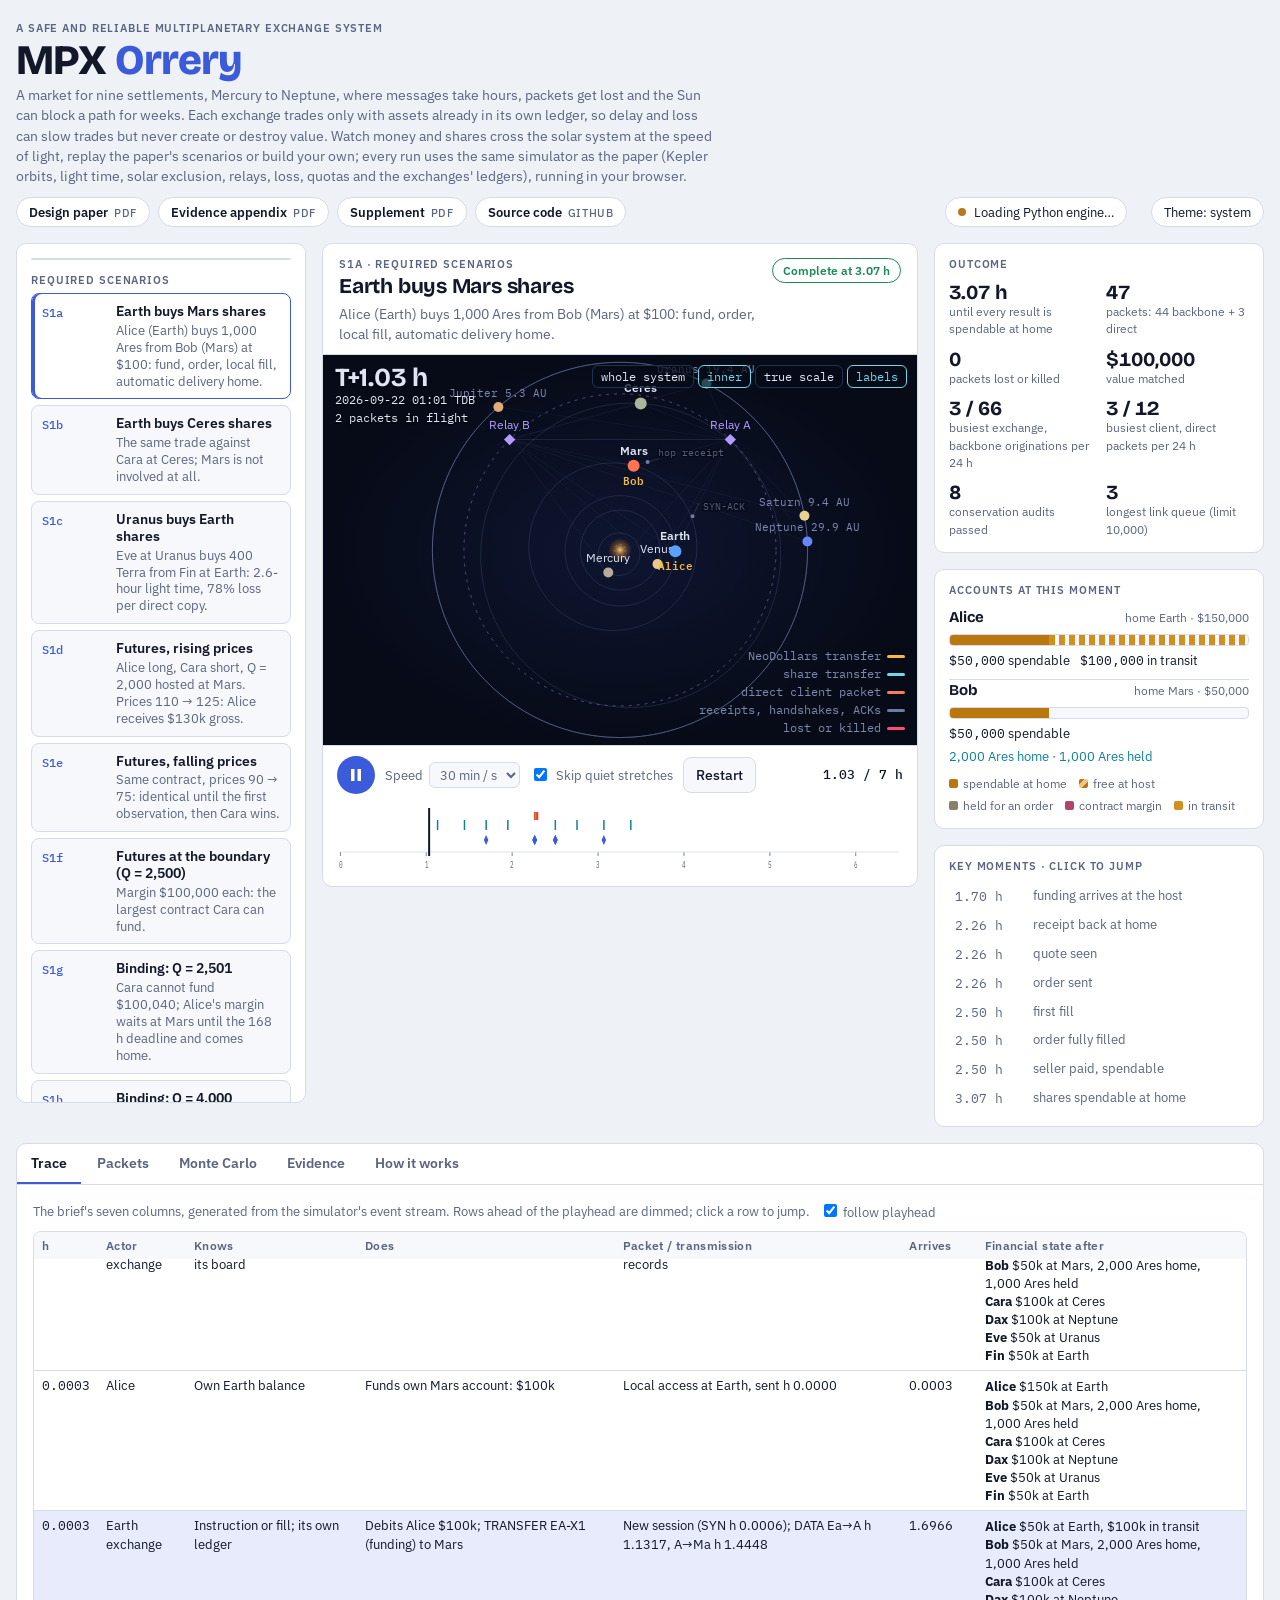
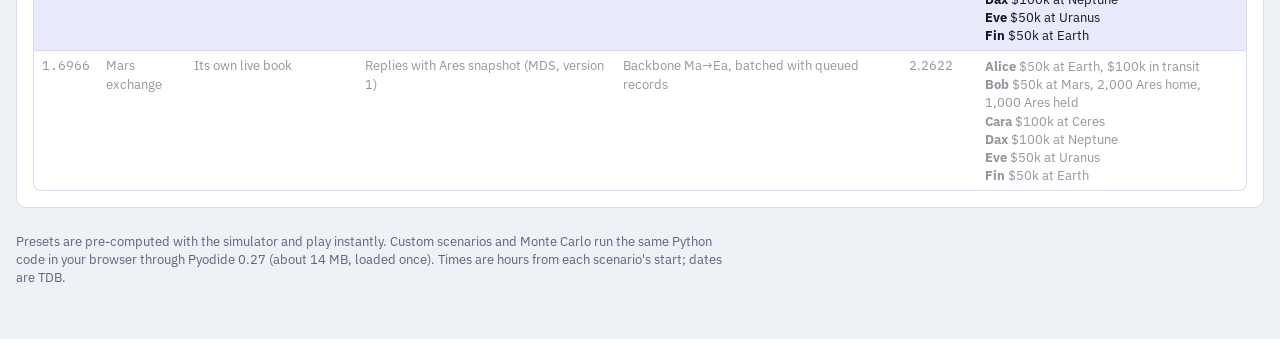
<file: index.html>
<!doctype html>
<html lang="en"><head><meta charset="utf-8">
<title>MPX Orrery</title>
<meta http-equiv="refresh" content="0; url=milestone3/">
<link rel="canonical" href="milestone3/">
<script>location.replace('milestone3/' + location.hash);</script>
</head><body>
<p><a href="milestone3/">MPX Orrery</a> · <a href="paper/design_paper.pdf">Design paper (PDF)</a></p>
</body></html>
</file>
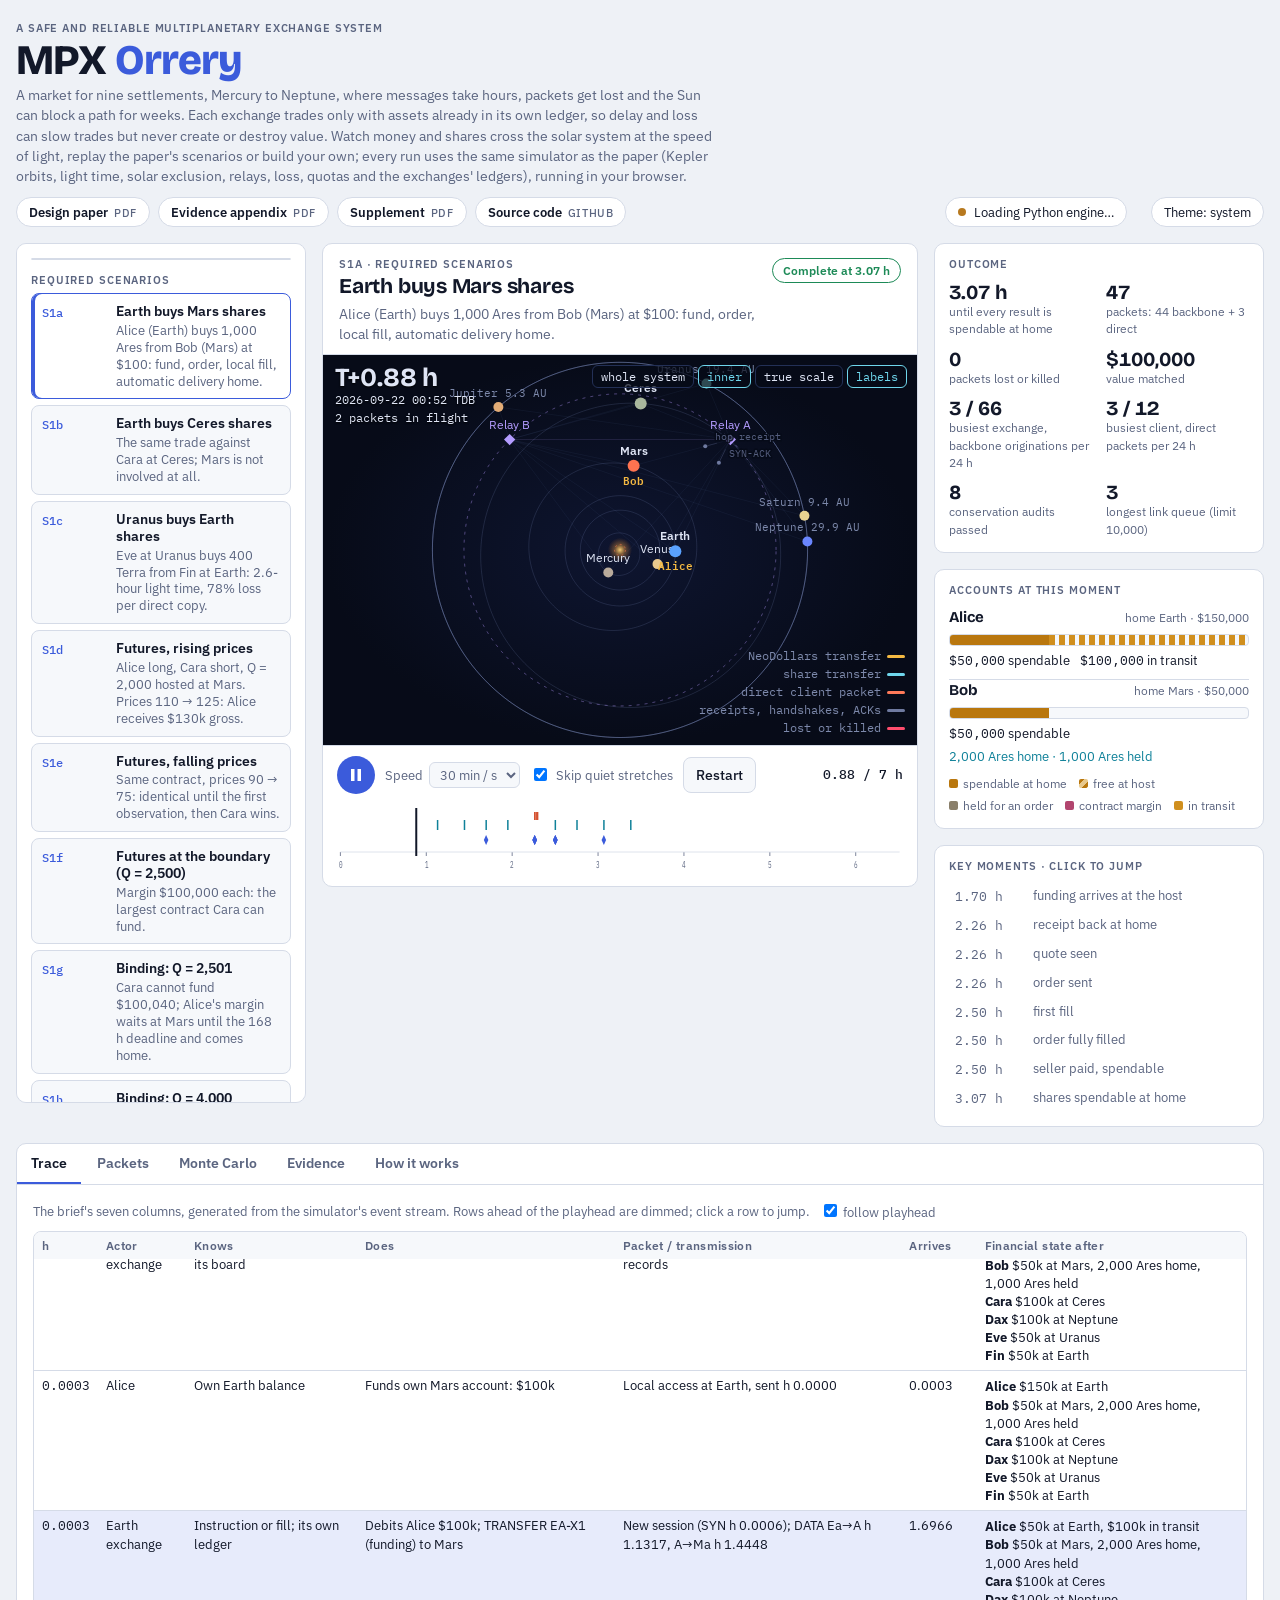
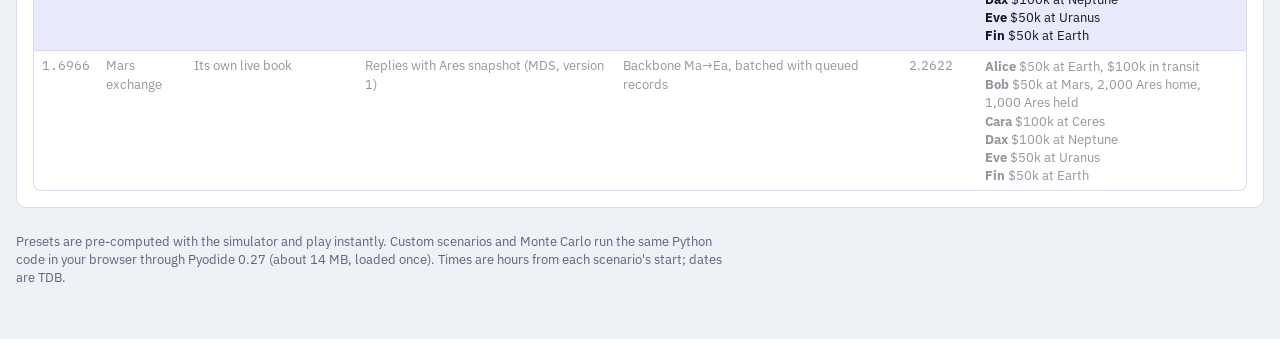
<file: milestone3/index.html>
<!doctype html>
<html lang="en"><head><meta charset="utf-8"><meta name="viewport" content="width=device-width, initial-scale=1, viewport-fit=cover"></head><body>
<title>MPX Orrery</title>
<meta name="description" content="Interactive simulator for the MultiPlanetary Exchange System: replay every required scenario and build your own.">
<link rel="preconnect" href="https://fonts.googleapis.com">
<link rel="preconnect" href="https://fonts.gstatic.com" crossorigin>
<link rel="stylesheet" href="https://fonts.googleapis.com/css2?family=Bricolage+Grotesque:opsz,wght@12..96,500;12..96,700;12..96,800&family=IBM+Plex+Sans:wght@400;500;600&family=IBM+Plex+Mono:wght@400;500&display=swap">
<style>
/* Layout: an observatory console. Library on the left, the orrery (always a night sky) in the centre,
   the ledger on the right; the trace and evidence sit underneath like a logbook. */
:root {
  --bg: #eef1f6; --panel: #ffffff; --panel-2: #f6f8fb; --line: #d5dbe7; --ink: #121829; --muted: #5b6580;
  --accent: #3b5bdb; --accent-ink: #ffffff;
  --cash: #b9770e; --cash-soft: #e8c98d; --share: #0f8199; --share-soft: #9fd6e2;
  --hold: #8a7f6a; --margin: #b2456e; --transit: #d08f1e;
  --direct: #d4512f; --ok: #1d8a57; --warn: #b7791f; --bad: #c2334d;
  --sky: #070b18; --sky-2: #0e1530; --sky-line: #233056; --sky-ink: #dfe5f5; --sky-muted: #7d89ab;
  --sky-cash: #f4b942; --sky-share: #6fd6ec; --sky-direct: #ff7a59; --sky-ctrl: #6f7aa0; --sky-bad: #ff4d6d;
  --sky-relay: #b49cff; --sky-sun: #ffd27a;
  --display: "Bricolage Grotesque", "Avenir Next", "Segoe UI", system-ui, sans-serif;
  --body: "IBM Plex Sans", "Segoe UI", system-ui, sans-serif;
  --mono: "IBM Plex Mono", ui-monospace, "SFMono-Regular", Menlo, monospace;
  --r: 10px;
}
@media (prefers-color-scheme: dark) { :root:not([data-theme="light"]) {
  --bg: #0a0f1d; --panel: #111830; --panel-2: #0d1428; --line: #222c4a; --ink: #e3e8f5; --muted: #8f9abb;
  --accent: #7c95ff; --accent-ink: #0a0f1d;
  --cash: #f2b544; --cash-soft: #6b5221; --share: #64cfe6; --share-soft: #1f5866;
  --hold: #a59a83; --margin: #e2729a; --transit: #f0a63a;
  --direct: #ff7a59; --ok: #4fd08f; --warn: #f0b34a; --bad: #ff5c7a; color-scheme: dark } }
:root[data-theme="dark"] {
  --bg: #0a0f1d; --panel: #111830; --panel-2: #0d1428; --line: #222c4a; --ink: #e3e8f5; --muted: #8f9abb;
  --accent: #7c95ff; --accent-ink: #0a0f1d;
  --cash: #f2b544; --cash-soft: #6b5221; --share: #64cfe6; --share-soft: #1f5866;
  --hold: #a59a83; --margin: #e2729a; --transit: #f0a63a;
  --direct: #ff7a59; --ok: #4fd08f; --warn: #f0b34a; --bad: #ff5c7a; color-scheme: dark }

* { box-sizing: border-box; }
[hidden] { display: none !important; }
html, body { min-height: 100%; }
body { margin: 0; background: var(--bg); color: var(--ink); font: 14px/1.45 var(--body); padding-inline: 16px; padding-block: 0 40px; }
button, select, input { font: inherit; color: inherit; }
:focus-visible { outline: 2px solid var(--accent); outline-offset: 2px; }
h1, h2, h3 { font-family: var(--display); text-wrap: balance; margin: 0; }
.mono, .num { font-family: var(--mono); font-variant-numeric: tabular-nums; }
.muted { color: var(--muted); }
.label { font: 600 11px/1.2 var(--body); letter-spacing: .08em; text-transform: uppercase; color: var(--muted); }

/* ---------------- header */
header.top { max-width: 1480px; margin: 0 auto; display: flex; align-items: flex-end; gap: 24px; flex-wrap: wrap; padding: 22px 0 16px; }
.brand { display: flex; flex-direction: column; gap: 4px; min-width: 0; }
.brand h1 { font-size: clamp(28px, 4vw, 42px); font-weight: 800; letter-spacing: -.02em; line-height: 1; }
.brand h1 span { color: var(--accent); }
.brand p { margin: 0; color: var(--muted); max-width: 88ch; }
.top .spacer { flex: 1; }
.doc-links { display: flex; flex-wrap: wrap; gap: 8px; margin-top: 6px; }
.doc-links a { display: inline-flex; align-items: baseline; gap: 6px; border: 1px solid var(--line); border-radius: 999px; padding: 5px 12px; background: var(--panel); color: inherit; text-decoration: none; font-size: 12.5px; font-weight: 600; white-space: nowrap; }
.doc-links a:hover { border-color: var(--accent); color: var(--accent); }
.doc-links small { font-weight: 500; color: var(--muted); font-size: 10.5px; letter-spacing: .06em; text-transform: uppercase; }
.pill { display: inline-flex; align-items: center; gap: 8px; border: 1px solid var(--line); border-radius: 999px; padding: 5px 12px; background: var(--panel); font-size: 12.5px; white-space: nowrap; }
.dot { width: 8px; height: 8px; border-radius: 50%; background: var(--warn); }
.dot.ok { background: var(--ok); } .dot.bad { background: var(--bad); }
.dot.loading { animation: pulse 1.2s ease-in-out infinite; }
@keyframes pulse { 50% { opacity: .3; } }
.theme-btn { border: 1px solid var(--line); background: var(--panel); border-radius: 999px; padding: 5px 12px; cursor: pointer; font-size: 12.5px; }

/* ---------------- main grid */
main { max-width: 1480px; margin: 0 auto; display: grid; grid-template-columns: 290px minmax(0, 1fr) 330px; gap: 16px; align-items: start; }
@media (max-width: 1180px) { main { grid-template-columns: minmax(0, 1fr) 320px; } aside.lib { grid-column: 1 / -1; order: 3; } }
@media (max-width: 820px) { main { grid-template-columns: minmax(0, 1fr); } aside.lib { order: 3; } }
.panel { background: var(--panel); border: 1px solid var(--line); border-radius: var(--r); min-width: 0; }

/* ---------------- library */
aside.lib { padding: 14px; display: flex; flex-direction: column; gap: 14px; max-height: calc(100vh - 40px); overflow: auto; position: sticky; top: 12px; }
@media (max-width: 1180px) { aside.lib { position: static; max-height: none; } }
.lib-head { display: flex; gap: 8px; }
.seg { display: inline-flex; border: 1px solid var(--line); border-radius: 8px; overflow: hidden; }
.seg button { border: 0; background: transparent; padding: 6px 12px; cursor: pointer; font-weight: 500; }
.seg button[aria-pressed="true"] { background: var(--accent); color: var(--accent-ink); }
.group { display: flex; flex-direction: column; gap: 6px; }
.card { text-align: left; border: 1px solid var(--line); background: var(--panel-2); border-radius: 8px; padding: 9px 10px; cursor: pointer; display: grid; grid-template-columns: 66px 1fr; gap: 2px 8px; }
.card:hover { border-color: var(--accent); }
.card[aria-current="true"] { border-color: var(--accent); box-shadow: inset 3px 0 0 var(--accent); background: var(--panel); }
.card .id { font: 500 11.5px var(--mono); color: var(--accent); grid-row: span 2; padding-top: 2px; }
.card .t { font-weight: 600; font-size: 13.5px; line-height: 1.25; }
.card .b { color: var(--muted); font-size: 12.5px; line-height: 1.35; }
@media (min-width: 821px) and (max-width: 1180px) { .lib-groups { display: grid; grid-template-columns: repeat(2, minmax(0, 1fr)); gap: 14px; } }
.lib-groups { display: flex; flex-direction: column; gap: 14px; }

/* ---------------- builder */
.builder { display: flex; flex-direction: column; gap: 14px; }
.builder fieldset { border: 1px solid var(--line); border-radius: 8px; padding: 10px; margin: 0; display: flex; flex-direction: column; gap: 8px; min-width: 0; }
.builder legend { padding: 0 4px; }
.row { display: flex; gap: 8px; flex-wrap: wrap; align-items: center; }
.row > label { display: flex; flex-direction: column; gap: 2px; font-size: 12px; color: var(--muted); flex: 1 1 70px; min-width: 0; }
.row > label.chk { flex-direction: row; align-items: center; gap: 6px; color: var(--ink); font-size: 13px; flex: 1 1 100%; }
.builder select, .builder input[type=number] { width: 100%; padding: 5px 6px; border: 1px solid var(--line); border-radius: 6px; background: var(--panel-2); min-width: 0; }
.item { border: 1px dashed var(--line); border-radius: 8px; padding: 8px; display: flex; flex-direction: column; gap: 6px; }
.item-head { display: flex; justify-content: space-between; align-items: center; }
.x { border: 0; background: transparent; color: var(--muted); cursor: pointer; font-size: 18px; line-height: 1; padding: 0 4px; }
.btn { border: 1px solid var(--line); background: var(--panel-2); border-radius: 8px; padding: 7px 12px; cursor: pointer; font-weight: 500; }
.btn:hover { border-color: var(--accent); }
.btn.primary { background: var(--accent); color: var(--accent-ink); border-color: var(--accent); font-weight: 600; }
.btn:disabled { opacity: .5; cursor: not-allowed; }
.hint { font-size: 12.5px; color: var(--muted); margin: 0; }
.err { color: var(--bad); font-size: 13px; margin: 0; }

/* ---------------- stage */
section.stage { display: flex; flex-direction: column; overflow: hidden; }
.stage-head { padding: 14px 16px 10px; display: flex; gap: 12px; align-items: flex-start; flex-wrap: wrap; border-bottom: 1px solid var(--line); }
.stage-head .ttl { flex: 1 1 260px; min-width: 0; }
.stage-head h2 { font-size: 21px; font-weight: 700; letter-spacing: -.01em; }
.stage-head p { margin: 2px 0 0; color: var(--muted); }
.status { display: inline-flex; align-items: center; gap: 6px; font: 600 12px var(--body); padding: 4px 10px; border-radius: 999px; border: 1px solid currentColor; white-space: nowrap; }
.status.ok { color: var(--ok); } .status.warn { color: var(--warn); } .status.bad { color: var(--bad); }
.sky { position: relative; background: radial-gradient(ellipse at 50% 50%, var(--sky-2), var(--sky) 70%); aspect-ratio: 16 / 10.5; max-width: 100%; }
.sky canvas { position: absolute; inset: 0; width: 100%; height: 100%; display: block; }
.sky-hud { position: absolute; left: 12px; top: 10px; color: var(--sky-ink); font: 12px/1.5 var(--mono); pointer-events: none; text-shadow: 0 1px 2px #000; }
.sky-hud .big { font: 700 26px/1 var(--display); letter-spacing: -.01em; }
.sky-legend { position: absolute; right: 12px; bottom: 10px; display: flex; flex-direction: column; gap: 3px; color: var(--sky-muted); font: 11.5px var(--mono); pointer-events: none; text-align: right; }
.sky-legend i { display: inline-block; width: 18px; height: 3px; border-radius: 2px; vertical-align: middle; margin-left: 6px; }
.sky-views { position: absolute; right: 10px; top: 10px; display: flex; gap: 4px; }
.sky-views button { border: 1px solid var(--sky-line); background: rgba(7, 11, 24, .7); color: var(--sky-ink); border-radius: 6px; padding: 3px 8px; font: 11.5px var(--mono); cursor: pointer; }
.sky-views button[aria-pressed="true"] { border-color: var(--sky-share); color: var(--sky-share); }
.transport { display: flex; align-items: center; gap: 10px; padding: 10px 14px; border-top: 1px solid var(--line); flex-wrap: wrap; }
.play { width: 38px; height: 38px; border-radius: 50%; border: 0; background: var(--accent); color: var(--accent-ink); cursor: pointer; display: grid; place-items: center; flex: none; }
.play svg { width: 16px; height: 16px; fill: currentColor; }
.transport label { display: flex; align-items: center; gap: 6px; font-size: 12.5px; color: var(--muted); }
.transport select { padding: 3px 6px; border: 1px solid var(--line); border-radius: 6px; background: var(--panel-2); }
.clock { font: 500 13px var(--mono); margin-left: auto; white-space: nowrap; }
.timeline { padding: 4px 14px 14px; }
.timeline svg { width: 100%; height: 64px; display: block; cursor: pointer; touch-action: none; }

/* ---------------- ledger column */
aside.ledger { display: flex; flex-direction: column; gap: 16px; }
.box { padding: 14px; display: flex; flex-direction: column; gap: 10px; }
.stats { display: grid; grid-template-columns: repeat(2, minmax(0, 1fr)); gap: 10px 14px; }
.stat .v { font: 700 20px/1.1 var(--display); font-variant-numeric: tabular-nums; }
.stat .s { font-size: 12px; color: var(--muted); }
.acct { display: flex; flex-direction: column; gap: 5px; padding-bottom: 10px; border-bottom: 1px solid var(--line); }
.acct:last-child { border-bottom: 0; padding-bottom: 0; }
.acct-head { display: flex; justify-content: space-between; align-items: baseline; gap: 8px; }
.acct-head b { font-family: var(--display); font-size: 15px; }
.acct-head span { font-size: 12px; color: var(--muted); }
.bar { display: flex; height: 12px; border-radius: 4px; overflow: hidden; background: var(--panel-2); border: 1px solid var(--line); }
.bar > div { height: 100%; transition: width .35s ease; }
.seg-home { background: var(--cash); }
.seg-remote { background: repeating-linear-gradient(135deg, var(--cash) 0 4px, var(--cash-soft) 4px 8px); }
.seg-held { background: var(--hold); }
.seg-escrow { background: var(--margin); }
.seg-transit { background: repeating-linear-gradient(90deg, var(--transit) 0 6px, transparent 6px 10px); background-size: 20px 100%; animation: flow 0.8s linear infinite; }
@media (prefers-reduced-motion: reduce) { .seg-transit, .dot.loading { animation: none; } }
@keyframes flow { to { background-position: 20px 0; } }
.acct-lines { display: flex; flex-wrap: wrap; gap: 4px 10px; font-size: 12.5px; }
.acct-lines .num { font-size: 12.5px; }
.chip { display: inline-flex; align-items: center; gap: 5px; }
.chip i { width: 9px; height: 9px; border-radius: 2px; display: inline-block; }
.legend { display: flex; flex-wrap: wrap; gap: 4px 12px; font-size: 12px; color: var(--muted); }
.moments { display: flex; flex-direction: column; gap: 2px; max-height: 300px; overflow: auto; }
.moment { display: grid; grid-template-columns: 70px 1fr; gap: 8px; border: 0; background: transparent; text-align: left; padding: 4px 6px; border-radius: 6px; cursor: pointer; font-size: 13px; }
.moment:hover { background: var(--panel-2); }
.moment .num { color: var(--muted); font-size: 12.5px; }
.moment.past .num { color: var(--accent); }
.moment.past { color: var(--ink); }
.moment:not(.past) { color: var(--muted); }

/* ---------------- lower tabs */
section.lower { max-width: 1480px; margin: 16px auto 0; }
.tabs { display: flex; gap: 2px; border-bottom: 1px solid var(--line); overflow-x: auto; }
.tabs button { border: 0; background: transparent; padding: 10px 14px; cursor: pointer; font: 600 14px var(--body); color: var(--muted); border-bottom: 2px solid transparent; white-space: nowrap; }
.tabs button[aria-selected="true"] { color: var(--ink); border-bottom-color: var(--accent); }
.tabpane { padding: 16px; }
.tablewrap { overflow-x: auto; max-height: 560px; overflow-y: auto; border: 1px solid var(--line); border-radius: 8px; }
table { border-collapse: collapse; width: 100%; font-size: 13px; }
th, td { text-align: left; vertical-align: top; padding: 6px 8px; border-bottom: 1px solid var(--line); }
th { position: sticky; top: 0; background: var(--panel-2); font: 600 12px var(--body); color: var(--muted); letter-spacing: .03em; z-index: 1; }
td.num, th.num { text-align: right; }
table.trace td:first-child { font-family: var(--mono); white-space: nowrap; }
table.trace td:nth-child(7) { min-width: 220px; font-size: 12.5px; }
table.trace tbody tr { cursor: pointer; }
table.trace tr.future td { opacity: .45; }
table.trace tr.now td { background: color-mix(in srgb, var(--accent) 12%, transparent); }
.toolbar { display: flex; gap: 10px; align-items: center; flex-wrap: wrap; margin-bottom: 10px; }
.charts { display: grid; grid-template-columns: repeat(auto-fit, minmax(min(100%, 440px), 1fr)); gap: 16px; }
.chart { border: 1px solid var(--line); border-radius: 8px; padding: 12px; display: flex; flex-direction: column; gap: 6px; min-width: 0; }
.chart h3 { font-size: 16px; }
.chart svg { width: 100%; height: auto; display: block; }
.chart svg text { fill: var(--muted); font: 11px var(--mono); }
.chart .axis { stroke: var(--line); }
.progress { height: 6px; background: var(--panel-2); border-radius: 3px; overflow: hidden; width: 160px; }
.progress > div { height: 100%; background: var(--accent); width: 0; transition: width .2s; }
.kv { display: grid; grid-template-columns: repeat(auto-fit, minmax(130px, 1fr)); gap: 10px; }
footer { max-width: 1480px; margin: 24px auto 0; color: var(--muted); font-size: 12.5px; }
footer p { max-width: 90ch; }
</style>

<header class="top">
  <div class="brand">
    <div class="label">A Safe and Reliable MultiPlanetary Exchange System</div>
    <h1>MPX <span>Orrery</span></h1>
    <p>A market for nine settlements, Mercury to Neptune, where messages take hours, packets get lost and the Sun can block a path for weeks. Each exchange trades only with assets already in its own ledger, so delay and loss can slow trades but never create or destroy value. Watch money and shares cross the solar system at the speed of light, replay the paper's scenarios or build your own; every run uses the same simulator as the paper (Kepler orbits, light time, solar exclusion, relays, loss, quotas and the exchanges' ledgers), running in your browser.</p>
    <nav class="doc-links" aria-label="Paper">
      <a href="../paper/design_paper.pdf">Design paper <small>PDF</small></a>
      <a href="../paper/evidence_appendix.pdf">Evidence appendix <small>PDF</small></a>
      <a href="../paper/supplement.pdf">Supplement <small>PDF</small></a>
      <a href="https://github.com/lmesh91/gqh-2026">Source code <small>GitHub</small></a>
    </nav>
  </div>
  <div class="spacer"></div>
  <span class="pill" id="engine"><span class="dot loading"></span><span>Starting Python engine…</span></span>
  <button class="theme-btn" id="themeBtn" type="button">Theme: system</button>
</header>

<main>
  <aside class="lib panel" aria-label="Scenarios">
    <div class="lib-head seg" role="group" aria-label="Library or builder">
      <button type="button" id="modeLib" aria-pressed="true">Scenarios</button>
      <button type="button" id="modeBuild" aria-pressed="false">Build your own</button>
    </div>
    <div id="libView" class="lib-groups"></div>
    <form id="buildView" class="builder" hidden></form>
  </aside>

  <section class="stage panel" aria-label="Orrery">
    <div class="stage-head">
      <div class="ttl">
        <div class="label" id="scnId">S1a</div>
        <h2 id="scnTitle">Loading…</h2>
        <p id="scnBlurb"></p>
      </div>
      <span class="status warn" id="scnStatus">…</span>
    </div>
    <div class="sky" id="sky">
      <canvas id="cv"></canvas>
      <div class="sky-hud"><div class="big" id="hudT">T+0.00 h</div><div id="hudDate"></div><div id="hudFlight"></div></div>
      <div class="sky-views" role="group" aria-label="Scale">
        <button type="button" data-view="log" aria-pressed="true">whole system</button>
        <button type="button" data-view="inner" aria-pressed="false">inner</button>
        <button type="button" data-view="true" aria-pressed="false">true scale</button>
        <button type="button" id="lblBtn" aria-pressed="true" title="Show packet types">labels</button>
      </div>
      <div class="sky-legend">
        <span>NeoDollars transfer<i style="background:var(--sky-cash)"></i></span>
        <span>share transfer<i style="background:var(--sky-share)"></i></span>
        <span>direct client packet<i style="background:var(--sky-direct)"></i></span>
        <span>receipts, handshakes, ACKs<i style="background:var(--sky-ctrl)"></i></span>
        <span>lost or killed<i style="background:var(--sky-bad)"></i></span>
      </div>
    </div>
    <div class="transport">
      <button class="play" id="playBtn" type="button" aria-label="Play"><svg viewBox="0 0 16 16" id="playIcon"><path d="M3 1.5v13l11-6.5z"/></svg></button>
      <label for="speed">Speed
        <select id="speed">
          <option value="0.05">3 min / s</option><option value="0.15">9 min / s</option><option value="0.5" selected>30 min / s</option>
          <option value="2">2 h / s</option><option value="8">8 h / s</option><option value="30">30 h / s</option>
        </select></label>
      <label><input type="checkbox" id="skip" checked> Skip quiet stretches</label>
      <button class="btn" type="button" id="restart">Restart</button>
      <span class="clock" id="clock">0.00 / 0 h</span>
    </div>
    <div class="timeline"><svg id="tl" viewBox="0 0 1000 64" preserveAspectRatio="none" aria-label="Timeline; click to jump"></svg></div>
  </section>

  <aside class="ledger">
    <div class="panel box">
      <div class="label">Outcome</div>
      <div class="stats" id="stats"></div>
    </div>
    <div class="panel box">
      <div class="label">Accounts at this moment</div>
      <div id="accts"></div>
      <div class="legend">
        <span class="chip"><i class="seg-home"></i>spendable at home</span>
        <span class="chip"><i class="seg-remote"></i>free at host</span>
        <span class="chip"><i class="seg-held"></i>held for an order</span>
        <span class="chip"><i class="seg-escrow"></i>contract margin</span>
        <span class="chip"><i style="background:var(--transit)"></i>in transit</span>
      </div>
    </div>
    <div class="panel box">
      <div class="label">Key moments · click to jump</div>
      <div class="moments" id="moments"></div>
    </div>
  </aside>
</main>

<section class="lower panel">
  <div class="tabs" role="tablist">
    <button role="tab" aria-selected="true" data-tab="trace">Trace</button>
    <button role="tab" aria-selected="false" data-tab="net">Packets</button>
    <button role="tab" aria-selected="false" data-tab="mc">Monte Carlo</button>
    <button role="tab" aria-selected="false" data-tab="evidence">Evidence</button>
    <button role="tab" aria-selected="false" data-tab="about">How it works</button>
  </div>
  <div class="tabpane" data-pane="trace">
    <div class="toolbar"><span class="hint">The brief's seven columns, generated from the simulator's event stream. Rows ahead of the playhead are dimmed; click a row to jump.</span>
      <label class="hint"><input type="checkbox" id="follow" checked> follow playhead</label></div>
    <div class="tablewrap" id="traceWrap"></div>
  </div>
  <div class="tabpane" data-pane="net" hidden>
    <div class="toolbar">
      <label class="hint" for="pktFilter">Show</label>
      <select id="pktFilter" class="btn"><option value="all">all packets</option><option value="data">data only</option><option value="direct">direct only</option><option value="lost">lost or killed</option></select>
      <span class="hint" id="pktCount"></span>
    </div>
    <div class="charts">
      <div class="chart"><h3>Traffic by kind</h3><div id="pktKinds"></div></div>
      <div class="chart"><h3>Transport events</h3><p class="hint">Sessions, failures, resubmissions and restart notices from the courier.</p><div class="tablewrap" style="max-height:260px" id="courier"></div></div>
    </div>
    <div class="tablewrap" id="pkts" style="margin-top:16px"></div>
  </div>
  <div class="tabpane" data-pane="mc" hidden>
    <div class="toolbar">
      <button class="btn primary" type="button" id="mcRun">Run lossy repeats</button>
      <select id="mcN" class="btn"><option>100</option><option selected>300</option><option>1000</option></select>
      <div class="progress"><div id="mcProg"></div></div>
      <span class="hint" id="mcNote"></span>
    </div>
    <div class="charts">
      <div class="chart"><h3>Chance of completion by time t</h3><div id="mcChart"></div></div>
      <div class="chart"><h3>Summary</h3><div class="kv" id="mcStats"></div><p class="hint" id="mcExplain">Each repeat draws every backbone launch and every direct copy against the brief's loss law with a new random seed. The thin line is the 2,000-run result from the evidence appendix where one exists.</p></div>
    </div>
  </div>
  <div class="tabpane" data-pane="evidence" hidden>
    <div class="charts" id="evCharts"></div>
  </div>
  <div class="tabpane" data-pane="about" hidden>
    <div class="charts">
      <div class="chart"><h3>What you are watching</h3>
        <p>Nine settlements and two relays move on fixed Kepler ellipses from the epoch 2026-09-22 00:00 TDB. A packet leaves its sender at one position and meets the receiver where the receiver will be when the light arrives, so every dot flies a slightly bent path. A link is blocked when the straight path passes within 0.1 AU of the Sun.</p>
        <p>Money moves only as a funded TRANSFER on the relay backbone: the sending exchange debits first, the receiving exchange imports once and answers RECEIVED. Orders and contract instructions are direct packets from the client to the host exchange; copies are sent 60 s apart so one usually gets through. The host reports contract status (HELD, OPEN) back as a batched STATUS record over the backbone to each client's home exchange, which tells its clients locally.</p>
      </div>
      <div class="chart"><h3>The rules in one paragraph</h3>
        <p>Every account lives at its home exchange. To trade elsewhere a client first funds its own account at the market's host exchange. The host matches locally and atomically against funds it already holds, then ships shares or cash home automatically. Futures margin is posted at the host up front, so the contract can always pay. No exchange ever gives credit for money that is still in flight.</p>
        <p class="hint">Rule R9 lets a third exchange forward a client's instruction while the client's own direct path is behind the Sun. Alternative A1 (not part of the design) makes a restarted exchange tell its recent peers, so they resend at once instead of waiting out their timers.</p>
      </div>
    </div>
  </div>
</section>

<footer>
  <p>Presets are pre-computed with the simulator and play instantly. Custom scenarios and Monte Carlo run the same Python code in your browser through Pyodide 0.27 (about 14 MB, loaded once). Times are hours from each scenario's start; dates are TDB.</p>
</footer>

<script>
(() => {
'use strict';
const $ = (s, el = document) => el.querySelector(s);
const $$ = (s, el = document) => [...el.querySelectorAll(s)];
const HOUR = 3600, EPOCH_MS = Date.UTC(2026, 8, 22, 0, 0, 0);
const SETTLEMENTS = ['Mercury', 'Venus', 'Earth', 'Mars', 'Ceres', 'Jupiter', 'Saturn', 'Uranus', 'Neptune'];
const RELAYS = ['Relay A', 'Relay B'];
const NODES = SETTLEMENTS.concat(RELAYS);
const ACCOUNTS = ['Alice', 'Bob', 'Cara', 'Dax', 'Eve', 'Fin'];
const BOOK = { Alice: ['Earth', 150000, ''], Bob: ['Mars', 50000, '3,000 Ares'], Cara: ['Ceres', 100000, '1,000 Belt'],
  Dax: ['Neptune', 100000, ''], Eve: ['Uranus', 50000, ''], Fin: ['Earth', 50000, '1,000 Terra'] };
const BODY_COLOR = { Mercury: '#b9ab9b', Venus: '#e9c98d', Earth: '#5aa2ff', Mars: '#ff7350', Ceres: '#a9b79c', Jupiter: '#e3ac76',
  Saturn: '#e8d391', Uranus: '#8fe6e2', Neptune: '#6a86ff', 'Relay A': '#b49cff', 'Relay B': '#b49cff' };
const MAINT = [['Relay B', 'Neptune', 2, 26], ['Relay B', 'Ceres', 240, 264]];
const fmtH = (x, d = 2) => x == null ? '—' : Number(x).toLocaleString('en-US', { minimumFractionDigits: d, maximumFractionDigits: d });
const money = (v) => '$' + Math.round(v).toLocaleString('en-US');
const esc = (s) => String(s).replace(/[&<>"]/g, (c) => ({ '&': '&amp;', '<': '&lt;', '>': '&gt;', '"': '&quot;' }[c]));
const store = { get(k, d) { try { const v = localStorage.getItem(k); return v == null ? d : JSON.parse(v); } catch { return d; } },
  set(k, v) { try { localStorage.setItem(k, JSON.stringify(v)); } catch {} } };

// ------------------------------------------------------------------ theme
const themeBtn = $('#themeBtn');
const themes = ['system', 'light', 'dark'];
let theme = store.get('mpx-theme', 'system');
function applyTheme() {
  if (theme === 'system') document.documentElement.removeAttribute('data-theme');
  else document.documentElement.setAttribute('data-theme', theme);
  themeBtn.textContent = 'Theme: ' + theme;
}
themeBtn.onclick = () => { theme = themes[(themes.indexOf(theme) + 1) % 3]; store.set('mpx-theme', theme); applyTheme(); };
applyTheme();

// ------------------------------------------------------------------ orbital mechanics (same equations as geom.pos)
let EL = null;
function pos(name, t) {
  const el = EL[name];
  let M = (el.M0 + el.n * t) % (2 * Math.PI);
  const e = el.e;
  let E = e < 0.8 ? M : Math.PI;
  for (let i = 0; i < 30; i++) { const f = E - e * Math.sin(E) - M; E -= f / (1 - e * Math.cos(E)); if (Math.abs(f) < 1e-13) break; }
  const x = el.a * (Math.cos(E) - e), y = el.b * Math.sin(E);
  return [el.P[0] * x + el.Q[0] * y, el.P[1] * x + el.Q[1] * y];
}
function orbitPath(name) {
  const el = EL[name], pts = [];
  for (let i = 0; i <= 256; i++) {
    const E = i / 256 * 2 * Math.PI;
    const x = el.a * (Math.cos(E) - el.e), y = el.b * Math.sin(E);
    pts.push([el.P[0] * x + el.Q[0] * y, el.P[1] * x + el.Q[1] * y]);
  }
  return pts;
}
function segClear(p, q) {
  const vx = q[0] - p[0], vy = q[1] - p[1], vv = vx * vx + vy * vy;
  const f = Math.max(0, Math.min(1, -(p[0] * vx + p[1] * vy) / vv));
  return Math.hypot(p[0] + f * vx, p[1] + f * vy);
}

// ------------------------------------------------------------------ state
let DATA = null, EVID = {}, cur = null;         // cur = {id, title, blurb, cfg, result, ...derived}
let playH = 0, playing = false, lastTs = 0, lastH = 0, view = 'log';
const flashes = [];
let orbits = {};

// ------------------------------------------------------------------ engine (Pyodide worker)
let worker = null, engineReady = false, reqId = 0;
const pending = new Map();
function setEngine(state, text) {
  const pill = $('#engine');
  pill.innerHTML = `<span class="dot ${state}"></span><span>${esc(text)}</span>`;
}
function startEngine() {
  try {
    worker = new Worker('engine.js');
  } catch (e) { setEngine('bad', 'Python engine unavailable here; presets still play'); return; }
  worker.onmessage = (ev) => {
    const m = ev.data;
    if (m.status === 'loading') setEngine('loading', 'Loading Python engine…');
    else if (m.status === 'ready') { engineReady = true; setEngine('ok', 'Python engine ready (Pyodide ' + m.version.split(' ')[0] + ')'); refreshButtons(); }
    else if (m.status === 'error') { setEngine('bad', 'Python engine could not start; presets still play'); console.warn(m.error); }
    else if (m.id != null && pending.has(m.id)) {
      const p = pending.get(m.id);
      if (m.progress != null) { p.onProgress && p.onProgress(m.progress); return; }
      pending.delete(m.id);
      m.ok ? p.resolve(m.result) : p.reject(new Error(m.error));
    }
  };
  worker.onerror = () => setEngine('bad', 'Python engine could not start; presets still play');
}
function engine(op, payload, onProgress) {
  return new Promise((resolve, reject) => {
    if (!worker) return reject(new Error('The Python engine is not available in this view.'));
    const id = ++reqId;
    pending.set(id, { resolve, reject, onProgress });
    worker.postMessage(Object.assign({ id, op }, payload));
  });
}

// ------------------------------------------------------------------ labels
const MOMENT = {
  funding_imported_at_host: 'funding arrives at the host', funding_receipt_at_home: 'receipt back at home',
  order_sent: 'order sent', first_fill: 'first fill', host_final_fill: 'order fully filled',
  seller_spendable: 'seller paid, spendable', buyer_spendable: 'shares spendable at home',
  deferred_for_access: 'funding deferred: no direct access', instr_sent: 'contract instruction sent',
  report_HELD: 'margin-held report', report_OPEN: 'open report', open: 'contract opens', maturity: 'maturity',
  discharge: 'obligations discharged', backed_claim: 'payouts backed by funded transfers',
  payout_spendable: 'payout spendable at home', rejected_at_deadline: 'contract rejected at deadline',
  returned_home: 'margin back home', funding_rejected_at_home: 'funding rejected at home',
  suspended_no_access: 'suspended: no direct access', orders_sent: 'orders sent', sweep_ND_home: 'cash swept home',
  sweep_ARES_home: 'Ares swept home'
};
function momentLabel(k) {
  const parts = k.split(':');
  const tail = parts[parts.length - 1];
  const who = parts.length === 3 ? parts[1] + ': ' : '';
  return who + (MOMENT[tail] || tail.replace(/_/g, ' '));
}
function packetColor(p) {
  if (p.direct) return 'var(--sky-direct)';
  if (p.kind === 'DATA') return p.label.includes('$') ? 'var(--sky-cash)' : (p.label.startsWith('TRANSFER') ? 'var(--sky-share)' : 'var(--sky-ink)');
  return 'var(--sky-ctrl)';
}

// Short on-canvas packet names
const DIRECT_NAME = { ORDER: 'order', CINSTR: 'contract instr.', WITHDRAW: 'withdraw request', CANCEL: 'cancel',
  REPORT: 'status report', BATCH: 'order batch', CLOSE: 'close account' };
const PURPOSE = { fund: 'funding', 'auto fill': 'delivery', payout: 'payout', withdraw: 'withdrawal',
  'return late topup': 'top-up return', 'margin held': 'margin', 'margin released': 'margin release' };
const CTRL_NAME = { SYN: 'SYN', SYNACK: 'SYN-ACK', ACK: 'ACK', RCPT: 'hop receipt', DACK: 'data ACK' };
function shortAmount(a) {
  const m = /^\$([\d,.]+)$/.exec(a);
  if (!m) return a;
  const v = +m[1].replace(/,/g, '');
  return v >= 1000 ? '$' + (v / 1000).toLocaleString('en-US', { maximumFractionDigits: 1 }) + 'k' : '$' + v.toLocaleString('en-US');
}
function shortLabel(p) {
  if (p.direct) {
    const w = p.label.split(' ')[0];
    if (w.startsWith('FWD:')) return 'fwd ' + (DIRECT_NAME[w.slice(4)] || w.slice(4).toLowerCase());
    return DIRECT_NAME[w] || w.toLowerCase();
  }
  if (p.kind === 'DATA') {
    const m = /^TRANSFER \S+ (.+) \((.+)\)$/.exec(p.label);
    if (m) return shortAmount(m[1]) + ' ' + (PURPOSE[m[2]] || m[2]);
    if (p.label.startsWith('RECEIVED')) return 'receipt';
    if (p.label.startsWith('STATUS')) return 'status';
    return 'data';
  }
  return CTRL_NAME[p.kind] || p.kind;
}

// ------------------------------------------------------------------ load a scenario
function derive(sc) {
  const r = sc.result;
  const t0s = r.t0_h * HOUR;
  const pk = r.packets.map(([te, ta, a, b, kind, st, label]) => ({ te, ta, a, b, kind, st, label, direct: false }))
    .concat(r.direct.map(([te, ta, a, b, label, st, who]) => ({ te, ta, a, b, kind: 'DIRECT', st, label: label + ' from ' + who, direct: true })));
  pk.sort((x, y) => x.te - y.te);
  for (const p of pk) { p.pa = pos(p.a, t0s + p.te * HOUR); p.pb = pos(p.b, t0s + p.ta * HOUR); p.col = packetColor(p); p.short = shortLabel(p); }
  const acts = pk.map((p) => p.te).concat(r.events.map((e) => e[0])).sort((a, b) => a - b);
  const involved = new Set();
  for (const [kind, , d] of r.kinds) {
    if (kind === 'equity') { involved.add(d.buyer); involved.add(d.seller); }
    else if (kind === 'futures') { involved.add(d.long); involved.add(d.short); }
    else { involved.add('Alice'); involved.add('Bob'); }
  }
  let scale = 1;
  for (const e of r.events) for (const a of involved) { const c = e[4][a].ND; scale = Math.max(scale, c.reduce((s, x) => s + x, 0)); }
  for (const a of involved) scale = Math.max(scale, BOOK[a][1]);
  sc.d = { pk, acts, involved: [...involved], scale, t0s };
  return sc;
}

function load(sc, keepTime = false) {
  cur = derive(sc);
  $$('.card').forEach((c) => c.setAttribute('aria-current', String(c.dataset.id === sc.id)));
  $('#scnId').textContent = sc.id === 'custom' ? 'Custom scenario' : sc.id + ' · ' + sc.group;
  $('#scnTitle').textContent = sc.title;
  $('#scnBlurb').textContent = sc.blurb;
  const r = sc.result, st = $('#scnStatus');
  if (r.completion != null) { st.className = 'status ok'; st.textContent = 'Complete at ' + fmtH(r.completion) + ' h'; }
  else {
    const t = r.times, keys = Object.keys(t).join(' ');
    st.className = 'status ' + (/rejected|suspended|deferred/.test(keys) ? 'warn' : 'bad');
    st.textContent = /rejected/.test(keys) ? 'Rejected safely' : /suspended|deferred/.test(keys) ? 'Deferred: no access' : 'Not complete in window';
  }
  playH = keepTime ? Math.min(playH, r.horizon_h) : 0; lastH = playH; flashes.length = 0;
  buildTimeline(); renderStats(); renderMoments(); renderTrace(); renderPackets(); renderMC(); renderAccounts();
  const homes = Object.values(r.homes);
  const far = cur.d.pk.some((p) => ['Jupiter', 'Saturn', 'Uranus', 'Neptune'].includes(p.a) || ['Jupiter', 'Saturn', 'Uranus', 'Neptune'].includes(p.b));
  setView(far ? 'log' : 'inner');
  try { location.hash = sc.id === 'custom' ? '' : sc.id; } catch {}
  draw();
}

// ------------------------------------------------------------------ library
function renderLibrary() {
  const groups = {};
  for (const p of Object.values(DATA.presets)) (groups[p.group] = groups[p.group] || []).push(p);
  $('#libView').innerHTML = Object.entries(groups).map(([g, ps]) => `<div class="group"><div class="label">${esc(g)}</div>${
    ps.map((p) => `<button type="button" class="card" data-id="${esc(p.id)}" aria-current="false"><span class="id">${esc(p.id)}</span><span class="t">${esc(p.title)}</span><span class="b">${esc(p.blurb)}</span></button>`).join('')}</div>`).join('');
  $$('#libView .card').forEach((c) => c.onclick = () => { load(DATA.presets[c.dataset.id]); playing = true; setPlayIcon(); });
}

// ------------------------------------------------------------------ builder
const ASSETS = { ARES: 'Ares (Mars)', BELT: 'Belt (Ceres)', TERRA: 'Terra (Earth)' };
let draft = store.get('mpx-draft', null) || {
  trades: [{ type: 'equity', buyer: 'Dax', asset: 'BELT', qty: 500, price: 100 }, { type: 'futures', long: 'Alice', short: 'Cara', Q: 1500, path: 'falling' }],
  homes: {}, loss: true, seed: 3, maintenance: true, incidents: [{ kind: 'isolation', node: 'Ceres', start_h: 20 }],
  epoch_years: 0, t0_h: 0, until_h: 700, policy: { agent_relay: true, restart_notice: false, backoff: true, direct_cap: 8, fallback_slack_h: 6 } };
const opt = (vals, sel, labels) => vals.map((v) => `<option value="${esc(v)}"${String(v) === String(sel) ? ' selected' : ''}>${esc(labels ? labels[v] || v : v)}</option>`).join('');
function renderBuilder() {
  const d = draft, f = $('#buildView');
  const tradeHtml = d.trades.map((t, i) => {
    let body = '';
    if (t.type === 'equity') body = `<div class="row"><label>Buyer<select data-k="trades.${i}.buyer">${opt(ACCOUNTS.filter((a) => !['Bob', 'Cara', 'Fin'].includes(a) || true), t.buyer)}</select></label>
      <label>Shares<select data-k="trades.${i}.asset">${opt(Object.keys(ASSETS), t.asset, ASSETS)}</select></label></div>
      <div class="row"><label>Quantity<input type="number" min="1" step="1" data-k="trades.${i}.qty" value="${t.qty ?? 1000}"></label>
      <label>Limit $<input type="number" min="1" step="1" data-k="trades.${i}.price" value="${t.price ?? 100}"></label>
      <label>Start h<input type="number" min="0" step="0.5" data-k="trades.${i}.start_h" value="${t.start_h ?? 0}"></label></div>
      <p class="hint">Seller: ${{ ARES: 'Bob at Mars', BELT: 'Cara at Ceres', TERRA: 'Fin at Earth' }[t.asset || 'ARES']}, selling at the same limit.</p>`;
    else if (t.type === 'futures') body = `<div class="row"><label>Long<select data-k="trades.${i}.long">${opt(ACCOUNTS, t.long)}</select></label>
      <label>Short<select data-k="trades.${i}.short">${opt(ACCOUNTS, t.short)}</select></label></div>
      <div class="row"><label>Q (index units)<input type="number" min="1" step="1" data-k="trades.${i}.Q" value="${t.Q ?? 2000}"></label>
      <label>Prices<select data-k="trades.${i}.path">${opt(['rising', 'falling', 'flat'], t.path)}</select></label>
      <label>Start h<input type="number" min="0" step="0.5" data-k="trades.${i}.start_h" value="${t.start_h ?? 0}"></label></div>
      <p class="hint">Margin Q × $40 each side, hosted at Mars; Bob publishes the index.</p>`;
    else body = `<p class="hint">Alice's $10,000 Mars account: two orders, a partial fill, a cancel race and a sweep home.</p>`;
    return `<div class="item"><div class="item-head"><select data-k="trades.${i}.type" class="btn" aria-label="Trade type">${opt(['equity', 'futures', 'repeat'], t.type, { equity: 'Share purchase', futures: 'Capped futures', repeat: 'Repeat trading ($10k)' })}</select>
      <button type="button" class="x" data-del="trades.${i}" aria-label="Remove trade">×</button></div>${body}</div>`;
  }).join('');
  const incHtml = d.incidents.map((x, i) => `<div class="item"><div class="item-head"><select data-k="incidents.${i}.kind" class="btn" aria-label="Incident type">${opt(['isolation', 'forced_loss', 'reset'], x.kind, { isolation: 'Isolation (72 h)', forced_loss: 'Forced loss (6 h)', reset: 'Endpoint reset' })}</select>
      <button type="button" class="x" data-del="incidents.${i}" aria-label="Remove incident">×</button></div>
      <div class="row"><label>Node<select data-k="incidents.${i}.node">${opt(x.kind === 'forced_loss' ? NODES : SETTLEMENTS, x.node)}</select></label>
      <label>Start h<input type="number" min="0" step="0.25" data-k="incidents.${i}.start_h" value="${x.start_h}"></label>
      ${x.kind === 'reset' ? '' : `<label>Hours<input type="number" min="0.5" step="0.5" data-k="incidents.${i}.duration_h" value="${x.duration_h ?? (x.kind === 'isolation' ? 72 : 6)}"></label>`}</div></div>`).join('');
  const p = d.policy;
  f.innerHTML = `
    <fieldset><legend class="label">Trades</legend>${tradeHtml}
      <div class="row"><button type="button" class="btn" data-add="equity">+ Share purchase</button><button type="button" class="btn" data-add="futures">+ Futures</button></div></fieldset>
    <fieldset><legend class="label">Where people live</legend>
      <div class="row">${ACCOUNTS.map((a) => `<label>${a}<select data-k="homes.${a}">${opt(SETTLEMENTS, d.homes[a] || BOOK[a][0])}</select></label>`).join('')}</div>
      <p class="hint">Opening book: Alice $150k · Bob $50k + 3,000 Ares · Cara $100k + 1,000 Belt · Dax $100k · Eve $50k · Fin $50k + 1,000 Terra. Sellers must stay at their market.</p></fieldset>
    <fieldset><legend class="label">When and how noisy</legend>
      <div class="row"><label>Years after 2026-09-22<input type="number" step="1" min="0" max="100000" data-k="epoch_years" value="${d.epoch_years}"></label>
      <label>+ hours<input type="number" step="1" min="0" data-k="t0_h" value="${d.t0_h}"></label></div>
      <div class="row"><button type="button" class="btn" id="conj">Jump to the 2028 Mars blackout</button></div>
      <div class="row"><label>Run for (h)<input type="number" min="10" max="5000" step="10" data-k="until_h" value="${d.until_h}"></label>
      <label>Seed<input type="number" min="0" step="1" data-k="seed" value="${d.seed}"></label></div>
      <div class="row"><label class="chk"><input type="checkbox" data-k="loss" ${d.loss ? 'checked' : ''}> Random packet loss (brief's loss law)</label>
      <label class="chk"><input type="checkbox" data-k="maintenance" ${d.maintenance ? 'checked' : ''}> Scheduled maintenance windows</label></div></fieldset>
    <fieldset><legend class="label">Incidents</legend>${incHtml || '<p class="hint">None. Add one to stress the run.</p>'}
      <div class="row"><button type="button" class="btn" data-add="incident">+ Incident</button></div></fieldset>
    <fieldset><legend class="label">Design options</legend>
      <div class="row"><label class="chk"><input type="checkbox" data-k="policy.agent_relay" ${p.agent_relay ? 'checked' : ''}> R9: forward via a third exchange when the direct path is closed (part of the design)</label>
      <label class="chk"><input type="checkbox" data-k="policy.restart_notice" ${p.restart_notice ? 'checked' : ''}> A1: restart notice after an endpoint reset</label>
      <label class="chk"><input type="checkbox" data-k="policy.backoff" ${p.backoff !== false ? 'checked' : ''}> Application backoff 24/48/96/168 h</label></div>
      <div class="row"><label>Max direct copies<input type="number" min="1" max="12" step="1" data-k="policy.direct_cap" value="${p.direct_cap}"></label>
      <label>Fallback slack (h)<input type="number" min="0" max="48" step="1" data-k="policy.fallback_slack_h" value="${p.fallback_slack_h}"></label></div></fieldset>
    <div class="row"><button type="submit" class="btn primary" id="runBtn">Run scenario</button><button type="button" class="btn" id="resetDraft">Reset form</button></div>
    <p class="hint" id="runNote"></p>`;
  refreshButtons();
}
function setPath(obj, path, val) {
  const ks = path.split('.');
  let o = obj;
  for (let i = 0; i < ks.length - 1; i++) { const k = /^\d+$/.test(ks[i]) ? +ks[i] : ks[i]; o[k] = o[k] ?? {}; o = o[k]; }
  o[ks[ks.length - 1]] = val;
}
function wireBuilder() {
  const f = $('#buildView');
  f.addEventListener('change', (e) => {
    const el = e.target, k = el.dataset.k;
    if (!k) return;
    let v = el.type === 'checkbox' ? el.checked : el.type === 'number' ? (el.value === '' ? '' : Number(el.value)) : el.value;
    setPath(draft, k, v);
    if (/^trades\.\d+\.type$/.test(k) || /^incidents\.\d+\.kind$/.test(k) || /asset$/.test(k)) renderBuilder();
    store.set('mpx-draft', draft);
  });
  f.addEventListener('click', (e) => {
    const t = e.target;
    if (t.dataset.add) {
      if (t.dataset.add === 'incident') draft.incidents.push({ kind: 'isolation', node: 'Mars', start_h: 10 });
      else if (draft.trades.length < 4) draft.trades.push(t.dataset.add === 'equity' ? { type: 'equity', buyer: 'Alice', asset: 'ARES', qty: 100, price: 100 } : { type: 'futures', long: 'Alice', short: 'Cara', Q: 1000, path: 'rising' });
      renderBuilder(); store.set('mpx-draft', draft);
    } else if (t.dataset.del) {
      const [k, i] = t.dataset.del.split('.'); draft[k].splice(+i, 1); renderBuilder(); store.set('mpx-draft', draft);
    } else if (t.id === 'conj') {
      draft.epoch_years = 0; draft.t0_h = 12470; renderBuilder(); store.set('mpx-draft', draft);
    } else if (t.id === 'resetDraft') {
      try { localStorage.removeItem('mpx-draft'); } catch {}
      location.reload();
    }
  });
  f.addEventListener('submit', async (e) => {
    e.preventDefault();
    const note = $('#runNote');
    if (!engineReady) { note.textContent = 'The Python engine is still loading. Try again in a few seconds.'; return; }
    const cfg = JSON.parse(JSON.stringify(draft));
    cfg.trades.forEach((t, i) => t.tag = 'T' + (i + 1));
    for (const x of cfg.incidents) if (x.kind === 'reset') delete x.duration_h;
    note.className = 'hint'; note.textContent = 'Running…';
    const t = performance.now();
    try {
      const r = await engine('simulate', { cfg });
      if (!r.ok) { note.className = 'err'; note.textContent = r.error; return; }
      note.textContent = `Ran ${r.metrics.total} packets and ${r.metrics.audits} ledger audits in ${((performance.now() - t) / 1000).toFixed(2)} s.`;
      load({ id: 'custom', group: 'Custom', title: describe(cfg), blurb: blurbFor(cfg), cfg, result: r });
      playing = true; setPlayIcon();
    } catch (err) { note.className = 'err'; note.textContent = err.message; }
  });
}
function describe(cfg) {
  return cfg.trades.map((t) => t.type === 'equity' ? `${t.buyer} buys ${t.qty} ${(ASSETS[t.asset] || '').split(' ')[0]}` :
    t.type === 'futures' ? `${t.long} long / ${t.short} short, Q ${t.Q}` : 'repeat trading').join(' + ') || 'Custom scenario';
}
function blurbFor(cfg) {
  const bits = [];
  const moved = Object.entries(cfg.homes || {}).filter(([a, h]) => h && h !== BOOK[a][0]).map(([a, h]) => `${a} at ${h}`);
  if (moved.length) bits.push(moved.join(', '));
  if (cfg.epoch_years || cfg.t0_h) bits.push(`starts ${dateAt((cfg.epoch_years || 0) * 8766 + (cfg.t0_h || 0)).slice(0, 10)}`);
  bits.push(cfg.loss ? `random loss, seed ${cfg.seed}` : 'no loss');
  for (const x of cfg.incidents) bits.push(`${x.kind.replace('_', ' ')} of ${x.node} at h ${x.start_h}`);
  if (!cfg.policy.agent_relay) bits.push('R9 off');
  if (cfg.policy.restart_notice) bits.push('A1 on');
  return bits.join(' · ') + '.';
}
function refreshButtons() {
  const b = $('#runBtn');
  if (b) { b.disabled = !engineReady; b.textContent = engineReady ? 'Run scenario' : 'Waiting for Python engine…'; }
  const m = $('#mcRun');
  if (m) m.disabled = !engineReady;
}

// ------------------------------------------------------------------ canvas
const cv = $('#cv'), ctx = cv.getContext('2d');
let W = 0, Hh = 0, DPR = 1;
const css = {};
function readColors() {
  const s = getComputedStyle(document.documentElement);
  for (const k of ['sky-ink', 'sky-muted', 'sky-line', 'sky-cash', 'sky-share', 'sky-direct', 'sky-ctrl', 'sky-bad', 'sky-relay', 'sky-sun', 'warn'])
    css[k] = s.getPropertyValue('--' + k).trim();
}
function resize() {
  const r = cv.getBoundingClientRect();
  DPR = Math.min(2, window.devicePixelRatio || 1);
  W = r.width; Hh = r.height;
  cv.width = Math.round(W * DPR); cv.height = Math.round(Hh * DPR);
  draw();
}
new ResizeObserver(resize).observe(cv);
function scr(p) {
  const r = Math.hypot(p[0], p[1]);
  const R = Math.min(W, Hh) * 0.46;
  let rr;
  if (view === 'log') rr = R * Math.log1p(r / 0.35) / Math.log1p(31 / 0.35);
  else if (view === 'inner') rr = R * Math.min(r, 3.4) / 3.25;
  else rr = R * r / 31;
  const k = r > 0 ? rr / r : 0;
  return [W / 2 + p[0] * k, Hh / 2 - p[1] * k, r];
}
function col(c) { return c.startsWith('var(') ? css[c.slice(6, -1)] : c; }
function draw() {
  if (!cur || !EL || !W) return;
  const r = cur.result, t = cur.d.t0s + playH * HOUR;
  ctx.setTransform(DPR, 0, 0, DPR, 0, 0);
  ctx.clearRect(0, 0, W, Hh);
  // orbits
  ctx.lineWidth = 1;
  for (const n of NODES) {
    const pts = orbits[n];
    ctx.beginPath();
    pts.forEach((p, i) => { const s = scr(p); i ? ctx.lineTo(s[0], s[1]) : ctx.moveTo(s[0], s[1]); });
    ctx.strokeStyle = n.startsWith('Relay') ? 'rgba(180,156,255,.22)' : 'rgba(150,170,220,.16)';
    if (n.startsWith('Relay')) ctx.setLineDash([3, 5]);
    ctx.stroke(); ctx.setLineDash([]);
  }
  // sun + exclusion zone
  const sun = scr([0, 0]), ex = scr([0.1, 0]);
  const g = ctx.createRadialGradient(sun[0], sun[1], 0, sun[0], sun[1], Math.max(10, (ex[0] - sun[0]) * 2.2));
  g.addColorStop(0, 'rgba(255,214,122,.95)'); g.addColorStop(0.45, 'rgba(255,170,60,.35)'); g.addColorStop(1, 'rgba(255,140,40,0)');
  ctx.fillStyle = g; ctx.beginPath(); ctx.arc(sun[0], sun[1], Math.max(10, (ex[0] - sun[0]) * 2.2), 0, 7); ctx.fill();
  ctx.strokeStyle = 'rgba(255,120,80,.55)'; ctx.setLineDash([2, 3]); ctx.beginPath(); ctx.arc(sun[0], sun[1], Math.max(4, ex[0] - sun[0]), 0, 7); ctx.stroke(); ctx.setLineDash([]);
  // positions now
  const P = {};
  for (const n of NODES) P[n] = pos(n, t);
  const absH = r.t0_h + playH;
  // backbone links: faint; blocked links red; maintenance amber
  const isolated = new Set((r.incidents || []).filter(() => false));
  for (const s of SETTLEMENTS) for (const rl of RELAYS) {
    const a = scr(P[s]), b = scr(P[rl]);
    const blocked = segClear(P[s], P[rl]) < 0.1;
    const maint = r.maint !== false && MAINT.some(([x, y, h0, h1]) => x === rl && y === s && absH >= h0 && absH < h1);
    ctx.strokeStyle = blocked ? 'rgba(255,77,109,.5)' : maint ? 'rgba(240,179,74,.55)' : 'rgba(120,140,200,.07)';
    if (blocked || maint) ctx.setLineDash([4, 4]);
    ctx.beginPath(); ctx.moveTo(a[0], a[1]); ctx.lineTo(b[0], b[1]); ctx.stroke(); ctx.setLineDash([]);
  }
  { const a = scr(P['Relay A']), b = scr(P['Relay B']); ctx.strokeStyle = 'rgba(180,156,255,.14)'; ctx.beginPath(); ctx.moveTo(a[0], a[1]); ctx.lineTo(b[0], b[1]); ctx.stroke(); }
  // incidents
  for (const inc of (cur.cfg.incidents || [])) {
    const s0 = inc.start_h, s1 = s0 + (inc.kind === 'reset' ? 1.5 : (inc.duration_h || (inc.kind === 'isolation' ? 72 : 6)));
    if (playH >= s0 && playH < s1 && P[inc.node]) {
      const s = scr(P[inc.node]);
      ctx.strokeStyle = inc.kind === 'forced_loss' ? css.warn : css['sky-bad'];
      ctx.lineWidth = 2; ctx.setLineDash(inc.kind === 'reset' ? [] : [3, 3]);
      ctx.beginPath(); ctx.arc(s[0], s[1], 15 + 3 * Math.sin(performance.now() / 200), 0, 7); ctx.stroke(); ctx.setLineDash([]); ctx.lineWidth = 1;
      ctx.fillStyle = css['sky-bad']; ctx.font = '11px "IBM Plex Mono", monospace'; ctx.textAlign = 'center';
      ctx.fillText(inc.kind.replace('_', ' '), s[0], s[1] + 30);
    }
  }
  // packets
  let inflight = 0;
  const labels = new Map();          // one label per path and type: the direct copies of one burst share it
  for (const p of cur.d.pk) {
    if (p.te > playH) break;
    if (playH >= p.ta) continue;
    const f = (playH - p.te) / Math.max(1e-6, p.ta - p.te);
    if (p.st && f > 0.55) continue;
    inflight++;
    const lerp = (u) => [p.pa[0] + (p.pb[0] - p.pa[0]) * u, p.pa[1] + (p.pb[1] - p.pa[1]) * u];
    const head = scr(lerp(f));
    const c = col(p.st ? 'var(--sky-bad)' : p.col);
    const big = p.kind === 'DATA' || p.direct;
    // trail
    ctx.strokeStyle = c; ctx.globalAlpha = big ? 0.55 : 0.25; ctx.lineWidth = big ? 2 : 1;
    ctx.beginPath();
    for (let k = 0; k <= 8; k++) { const s = scr(lerp(Math.max(0, f - 0.12 * k / 8))); k ? ctx.lineTo(s[0], s[1]) : ctx.moveTo(s[0], s[1]); }
    ctx.stroke(); ctx.globalAlpha = 1; ctx.lineWidth = 1;
    ctx.fillStyle = c;
    ctx.beginPath(); ctx.arc(head[0], head[1], big ? 3.6 : 2, 0, 7); ctx.fill();
    if (big) { ctx.globalAlpha = 0.25; ctx.beginPath(); ctx.arc(head[0], head[1], 8, 0, 7); ctx.fill(); ctx.globalAlpha = 1; }
    if (p.st && f > 0.45) { ctx.strokeStyle = c; ctx.beginPath(); ctx.moveTo(head[0] - 5, head[1] - 5); ctx.lineTo(head[0] + 5, head[1] + 5); ctx.moveTo(head[0] + 5, head[1] - 5); ctx.lineTo(head[0] - 5, head[1] + 5); ctx.stroke(); }
    if (showLabels) {
      const key = p.a + '|' + p.b + '|' + p.short + '|' + p.st;
      const L = labels.get(key);
      if (L) L.n++;
      else labels.set(key, { x: head[0], y: head[1], text: p.short, c, n: 1, prio: big ? 2 : 1, st: p.st });
    }
  }
  // flashes
  const now = performance.now();
  for (let i = flashes.length - 1; i >= 0; i--) {
    const fl = flashes[i], age = (now - fl.t0) / 900;
    if (age > 1 || !P[fl.node]) { flashes.splice(i, 1); continue; }
    const s = scr(P[fl.node]);
    ctx.strokeStyle = col(fl.c); ctx.globalAlpha = 1 - age; ctx.lineWidth = 2;
    ctx.beginPath(); ctx.arc(s[0], s[1], 8 + 26 * age, 0, 7); ctx.stroke(); ctx.globalAlpha = 1; ctx.lineWidth = 1;
  }
  // bodies + labels + residents
  const residents = {};
  for (const a of cur.d.involved) (residents[r.homes[a]] = residents[r.homes[a]] || []).push(a);
  ctx.textAlign = 'center';
  for (const n of NODES) {
    const s = scr(P[n]);
    const relay = n.startsWith('Relay');
    const host = ['Mars', 'Ceres', 'Earth'].includes(n);
    ctx.fillStyle = BODY_COLOR[n];
    if (relay) { ctx.save(); ctx.translate(s[0], s[1]); ctx.rotate(Math.PI / 4); ctx.fillRect(-4, -4, 8, 8); ctx.restore(); }
    else { ctx.beginPath(); ctx.arc(s[0], s[1], host ? 6 : 5, 0, 7); ctx.fill(); }
    if (view === 'inner' && s[2] > 3.4) {
      ctx.fillStyle = css['sky-muted']; ctx.font = '11px "IBM Plex Mono", monospace';
      ctx.fillText(n + ' ' + s[2].toFixed(1) + ' AU', s[0], s[1] - 10); continue;
    }
    ctx.fillStyle = relay ? css['sky-relay'] : css['sky-ink'];
    ctx.font = (host ? '600 ' : '') + '12px "IBM Plex Sans", sans-serif';
    ctx.fillText(relay ? n.replace('Relay ', 'Relay ') : n, s[0], s[1] - 11);
    const res = residents[n];
    if (res) {
      ctx.font = '600 11px "IBM Plex Mono", monospace'; ctx.fillStyle = css['sky-cash'];
      ctx.fillText(res.join(' · '), s[0], s[1] + 19);
    }
  }
  if (showLabels) drawPacketLabels([...labels.values()], inflight);
  $('#hudFlight').textContent = inflight ? inflight + ' packet' + (inflight > 1 ? 's' : '') + ' in flight' : '';
}
let showLabels = true;
function drawPacketLabels(list, inflight) {
  const placed = [];
  const hit = (r) => placed.some((q) => r.x < q.x + q.w && q.x < r.x + r.w && r.y < q.y + q.h && q.y < r.y + r.h);
  list.sort((a, b) => b.prio - a.prio);
  ctx.textAlign = 'left'; ctx.textBaseline = 'middle'; ctx.lineJoin = 'round';
  for (const L of list) {
    if (L.prio === 1 && inflight > 12) continue;          // busy moments: name the data and direct packets only
    const text = L.text + (L.n > 1 ? ' ×' + L.n : '') + (L.st === 1 ? ' · lost' : L.st === 2 ? ' · killed' : '');
    ctx.font = (L.prio === 2 ? '500 11px' : '10px') + ' "IBM Plex Mono", monospace';
    const w = ctx.measureText(text).width + 4, h = 14;
    let r = null;
    for (const [dx, dy] of [[8, -9], [8, 9], [-w - 8, -9], [-w - 8, 9]]) {
      const c = { x: L.x + dx, y: L.y + dy - h / 2, w, h };
      if (c.x >= 0 && c.x + w <= W && c.y >= 0 && c.y + h <= Hh && !hit(c)) { r = c; break; }
    }
    if (!r) continue;
    placed.push(r);
    ctx.strokeStyle = 'rgba(7, 11, 24, .9)'; ctx.lineWidth = 3;
    ctx.strokeText(text, r.x + 2, r.y + h / 2);
    ctx.fillStyle = L.c; ctx.globalAlpha = L.prio === 2 ? 1 : 0.75;
    ctx.fillText(text, r.x + 2, r.y + h / 2);
    ctx.globalAlpha = 1; ctx.lineWidth = 1;
  }
  ctx.textBaseline = 'alphabetic';
}
$('#lblBtn').onclick = () => { showLabels = !showLabels; $('#lblBtn').setAttribute('aria-pressed', String(showLabels)); draw(); };
function setView(v) {
  view = v;
  $$('.sky-views button[data-view]').forEach((b) => b.setAttribute('aria-pressed', String(b.dataset.view === v)));
  draw();
}
$$('.sky-views button[data-view]').forEach((b) => b.onclick = () => setView(b.dataset.view));

// ------------------------------------------------------------------ playback
function dateAt(absH) {
  const d = new Date(EPOCH_MS + absH * 3600e3);
  if (!isFinite(d)) return '';
  return d.toISOString().slice(0, 16).replace('T', ' ') + ' TDB';
}
function nextActivity(h) {
  const a = cur.d.acts;
  let lo = 0, hi = a.length;
  while (lo < hi) { const m = (lo + hi) >> 1; a[m] <= h ? lo = m + 1 : hi = m; }
  return lo < a.length ? a[lo] : cur.result.horizon_h;
}
function busy(h) {
  for (const p of cur.d.pk) { if (p.te > h) break; if (h < p.ta && !(p.st && (h - p.te) / (p.ta - p.te) > 0.55)) return true; }
  return false;
}
function tick(ts) {
  const dt = Math.min(0.1, (ts - (lastTs || ts)) / 1000);
  lastTs = ts;
  if (playing && cur) {
    const rate = +$('#speed').value;
    let dh = rate * dt;
    if ($('#skip').checked && !busy(playH)) {
      const nx = nextActivity(playH + 1e-6);
      if (nx - playH > rate * 1.2) dh = Math.max(dh, Math.min(nx - playH - rate * 0.3, Math.max(rate * dt * 40, (nx - playH) * dt * 3)));
    }
    playH = Math.min(cur.result.horizon_h, playH + dh);
    if (playH >= cur.result.horizon_h) { playing = false; setPlayIcon(); }
    onTime();
  }
  if (cur) draw();
  requestAnimationFrame(tick);
}
function onTime(seek = false) {
  const r = cur.result;
  if (!seek) {
    for (const e of r.events) {
      if (e[0] > lastH && e[0] <= playH) {
        const k = e[2];
        const c = /FILL/.test(k) ? 'var(--sky-share)' : /IMPORT|OPEN|FIXED|MARGIN_HELD/.test(k) ? 'var(--sky-cash)' : /REJECT|RESET|CANCEL/.test(k) ? 'var(--sky-bad)' : null;
        const node = SETTLEMENTS.includes(e[1]) ? e[1] : r.homes[e[1]];
        if (c && node) flashes.push({ node, c, t0: performance.now() });
      }
    }
  }
  lastH = playH;
  $('#hudT').textContent = 'T+' + fmtH(playH) + ' h';
  $('#hudDate').textContent = dateAt(r.t0_h + playH);
  $('#clock').textContent = fmtH(playH) + ' / ' + fmtH(r.horizon_h, 0) + ' h';
  $('#tlHead') && $('#tlHead').setAttribute('transform', `translate(${tx(playH)},0)`);
  renderAccounts(); markMoments(); markTrace();
}
function setPlayIcon() {
  $('#playIcon').innerHTML = playing ? '<path d="M3 2h3.5v12H3zM9.5 2H13v12H9.5z"/>' : '<path d="M3 1.5v13l11-6.5z"/>';
  $('#playBtn').setAttribute('aria-label', playing ? 'Pause' : 'Play');
}
$('#playBtn').onclick = () => { if (playH >= cur.result.horizon_h) seek(0); playing = !playing; setPlayIcon(); };
$('#restart').onclick = () => { seek(0); playing = true; setPlayIcon(); };
function seek(h) { playH = Math.max(0, Math.min(cur.result.horizon_h, h)); lastH = playH; flashes.length = 0; onTime(true); draw(); }
document.addEventListener('keydown', (e) => {
  if (e.target.closest('input, select, textarea, form')) return;
  if (e.code === 'Space') { e.preventDefault(); playing = !playing; setPlayIcon(); }
});

// ------------------------------------------------------------------ timeline
let tx = (h) => h;
function buildTimeline() {
  const r = cur.result, svg = $('#tl'), Hz = r.horizon_h;
  tx = (h) => 6 + (988 * h) / Hz;
  const step = [1, 2, 5, 10, 24, 48, 100, 200, 500, 1000].find((s) => Hz / s <= 10) || 2000;
  let s = '';
  for (let h = 0; h <= Hz; h += step) s += `<line x1="${tx(h)}" x2="${tx(h)}" y1="44" y2="48" stroke="var(--muted)"/><text x="${tx(h)}" y="60" text-anchor="middle" fill="var(--muted)" style="font:10px var(--mono)">${h}</text>`;
  s += `<line x1="6" x2="994" y1="44" y2="44" stroke="var(--line)"/>`;
  for (const p of cur.d.pk) {
    if (p.kind !== 'DATA' && !p.direct) continue;
    s += `<line x1="${tx(p.te)}" x2="${tx(p.te)}" y1="${p.direct ? 4 : 12}" y2="${p.direct ? 12 : 22}" stroke="${p.st ? 'var(--bad)' : p.direct ? 'var(--direct)' : p.label.includes('$') ? 'var(--cash)' : 'var(--share)'}" stroke-width="1.5" vector-effect="non-scaling-stroke"/>`;
  }
  for (const [k, v] of Object.entries(r.times)) s += `<path d="M${tx(v)},27 l4,5 l-4,5 l-4,-5z" fill="var(--accent)"><title>${esc(momentLabel(k))} · ${fmtH(v)} h</title></path>`;
  for (const inc of (cur.cfg.incidents || [])) {
    const d = inc.kind === 'reset' ? 0.5 : (inc.duration_h || (inc.kind === 'isolation' ? 72 : 6));
    s += `<rect x="${tx(inc.start_h)}" y="2" width="${Math.max(2, tx(inc.start_h + d) - tx(inc.start_h))}" height="40" fill="var(--bad)" opacity=".12"/>`;
  }
  s += `<g id="tlHead"><line x1="0" x2="0" y1="0" y2="48" stroke="var(--ink)" stroke-width="2" vector-effect="non-scaling-stroke"/></g>`;
  svg.innerHTML = s;
  svg.setAttribute('preserveAspectRatio', 'none');
  $('#tlHead').setAttribute('transform', `translate(${tx(playH)},0)`);
}
(() => {
  const svg = $('#tl');
  let drag = false;
  const at = (e) => { const b = svg.getBoundingClientRect(); const x = (e.clientX - b.left) / b.width * 1000; seek((x - 6) / 988 * cur.result.horizon_h); };
  svg.addEventListener('pointerdown', (e) => { drag = true; svg.setPointerCapture(e.pointerId); at(e); });
  svg.addEventListener('pointermove', (e) => drag && at(e));
  svg.addEventListener('pointerup', () => drag = false);
})();

// ------------------------------------------------------------------ side panels
function stat(v, s) { return `<div class="stat"><div class="v">${v}</div><div class="s">${s}</div></div>`; }
function renderStats() {
  const r = cur.result, m = r.metrics;
  const qPeak = Math.max(0, ...Object.values(m.quota_by_exchange || {}));
  const dPeak = Math.max(0, ...Object.values(m.direct_peak || {}));
  $('#stats').innerHTML = [
    stat(r.completion != null ? fmtH(r.completion) + ' h' : '—', 'until every result is spendable at home'),
    stat(m.total, `packets: ${m.backbone} backbone + ${m.direct} direct`),
    stat(m.lost_backbone + m.direct_lost + m.killed, 'packets lost or killed'),
    stat(m.matched_value ? money(m.matched_value) : '—', 'value matched'),
    stat(`${qPeak} / 66`, 'busiest exchange, backbone originations per 24 h'),
    stat(`${dPeak} / 12`, 'busiest client, direct packets per 24 h'),
    stat(m.audits, 'conservation audits passed'),
    stat(m.max_queue, 'longest link queue (limit 10,000)')
  ].join('');
}
function renderMoments() {
  const t = cur.result.times;
  $('#moments').innerHTML = Object.entries(t).sort((a, b) => a[1] - b[1]).map(([k, v]) =>
    `<button type="button" class="moment" data-h="${v}"><span class="num">${fmtH(v)} h</span><span>${esc(momentLabel(k))}</span></button>`).join('') || '<p class="hint">No milestones recorded.</p>';
  $$('#moments .moment').forEach((b) => b.onclick = () => seek(+b.dataset.h + 1e-4));
}
function markMoments() { $$('#moments .moment').forEach((b) => b.classList.toggle('past', +b.dataset.h <= playH + 1e-4)); }
function stateAt(h) {
  const ev = cur.result.events;
  let lo = 0, hi = ev.length;
  while (lo < hi) { const m = (lo + hi) >> 1; ev[m][0] <= h ? lo = m + 1 : hi = m; }
  return lo ? ev[lo - 1][4] : null;
}
function renderAccounts() {
  const r = cur.result, st = stateAt(playH), sc = cur.d.scale;
  $('#accts').innerHTML = cur.d.involved.map((a) => {
    let nd, shares = [];
    if (st) {
      nd = st[a].ND;
      for (const as of r.assets) { const v = st[a][as]; if (v) [['home', 0], ['at the market', 1], ['held', 2], ['in transit', 4]].forEach(([lab, i]) => v[i] && shares.push(`${v[i].toLocaleString()} ${as[0] + as.slice(1).toLowerCase()} ${lab}`)); }
    } else {
      nd = [BOOK[a][1], 0, 0, 0, 0];
      if (BOOK[a][2]) shares.push(BOOK[a][2] + ' home');
    }
    const total = nd.reduce((s, x) => s + x, 0);
    const segs = ['home', 'remote', 'held', 'escrow', 'transit'].map((k, i) => nd[i] ? `<div class="seg-${k}" style="width:${(100 * nd[i] / sc).toFixed(2)}%" title="${k}: ${money(nd[i])}"></div>` : '').join('');
    const parts = [['spendable', 0], ['at host', 1], ['held', 2], ['margin', 3], ['in transit', 4]].filter(([, i]) => nd[i]).map(([l, i]) => `<span><span class="num">${money(nd[i])}</span> ${l}</span>`).join('');
    return `<div class="acct"><div class="acct-head"><b>${a}</b><span>home ${r.homes[a]} · ${money(total)}</span></div>
      <div class="bar" role="img" aria-label="${a}: ${esc(parts.replace(/<[^>]+>/g, ''))}">${segs}</div>
      <div class="acct-lines">${parts}</div>${shares.length ? `<div class="acct-lines" style="color:var(--share)">${shares.map(esc).join(' · ')}</div>` : ''}</div>`;
  }).join('');
}

// ------------------------------------------------------------------ trace
function renderTrace() {
  const rows = cur.result.trace;
  $('#traceWrap').innerHTML = `<table class="trace"><thead><tr><th>h</th><th>Actor</th><th>Knows</th><th>Does</th><th>Packet / transmission</th><th>Arrives</th><th>Financial state after</th></tr></thead><tbody>${
    rows.map((r) => `<tr data-h="${r[0]}">${r.map((c, i) => `<td>${i === 6 ? c : esc(c)}</td>`).join('')}</tr>`).join('')}</tbody></table>`;
  $$('#traceWrap tbody tr').forEach((tr) => tr.onclick = () => seek(+tr.dataset.h + 1e-4));
}
let lastNow = null;
function markTrace() {
  const trs = $$('#traceWrap tbody tr');
  let now = null;
  for (const tr of trs) { const f = +tr.dataset.h > playH + 1e-6; tr.classList.toggle('future', f); tr.classList.remove('now'); if (!f) now = tr; }
  if (now) now.classList.add('now');
  if (now !== lastNow && now && $('#follow').checked && !$('[data-pane="trace"]').hidden) {
    const w = $('#traceWrap'); w.scrollTop = now.offsetTop - w.clientHeight / 2;
  }
  lastNow = now;
}

// ------------------------------------------------------------------ packets tab
function renderPackets() {
  const r = cur.result, f = $('#pktFilter').value;
  const kinds = {};
  for (const p of cur.d.pk) { const k = p.direct ? 'direct ' + p.label.split(' ')[0] : p.kind; kinds[k] = kinds[k] || [0, 0]; kinds[k][0]++; if (p.st) kinds[k][1]++; }
  const mx = Math.max(1, ...Object.values(kinds).map((v) => v[0]));
  $('#pktKinds').innerHTML = `<svg viewBox="0 0 440 ${Object.keys(kinds).length * 22 + 6}">${Object.entries(kinds).sort((a, b) => b[1][0] - a[1][0]).map(([k, [n, l]], i) =>
    `<text x="0" y="${i * 22 + 15}">${esc(k)}</text><rect x="130" y="${i * 22 + 4}" width="${260 * n / mx}" height="14" rx="2" fill="${k.startsWith('direct') ? 'var(--direct)' : k === 'DATA' ? 'var(--cash)' : 'var(--muted)'}" opacity=".85"/>${l ? `<rect x="130" y="${i * 22 + 4}" width="${260 * l / mx}" height="14" rx="2" fill="var(--bad)"/>` : ''}<text x="${136 + 260 * n / mx}" y="${i * 22 + 15}">${n}${l ? ' (' + l + ' lost)' : ''}</text>`).join('')}</svg>`;
  const rows = cur.d.pk.filter((p) => f === 'all' || (f === 'data' && p.kind === 'DATA') || (f === 'direct' && p.direct) || (f === 'lost' && p.st));
  $('#pktCount').textContent = rows.length + ' of ' + cur.d.pk.length + ' packets';
  $('#pkts').innerHTML = `<table><thead><tr><th class="num">launch h</th><th class="num">arrive h</th><th>From → to</th><th>Kind</th><th>Carries</th><th>Fate</th></tr></thead><tbody>${
    rows.slice(0, 600).map((p) => `<tr><td class="num mono">${fmtH(p.te, 4)}</td><td class="num mono">${fmtH(p.ta, 4)}</td><td>${esc(p.a)} → ${esc(p.b)}</td><td>${p.direct ? 'direct' : esc(p.kind)}</td><td>${esc(p.kind === 'DATA' || p.direct ? p.label : '')}</td><td>${p.st === 1 ? '<span style="color:var(--bad)">lost</span>' : p.st === 2 ? '<span style="color:var(--bad)">killed by incident</span>' : 'arrived'}</td></tr>`).join('')}</tbody></table>`;
  $('#courier').innerHTML = r.courier.length ? `<table><thead><tr><th class="num">h</th><th>Exchange</th><th>Event</th><th>Peer</th></tr></thead><tbody>${
    r.courier.map((c) => `<tr><td class="num mono">${fmtH(c[0])}</td><td>${esc(c[1])}</td><td>${esc(c[2].toLowerCase().replace(/_/g, ' '))}</td><td>${esc(c[3])}</td></tr>`).join('')}</tbody></table>` : '<p class="hint" style="padding:8px">No transport events.</p>';
}
$('#pktFilter').onchange = renderPackets;

// ------------------------------------------------------------------ Monte Carlo
let mcCustom = {};
function cdfPath(vals, n, x, y) {
  const s = vals.filter((v) => v != null).sort((a, b) => a - b);
  let d = `M${x(s[0] ?? 0)},${y(0)}`;
  s.forEach((v, i) => { d += `L${x(v)},${y(i / n)}L${x(v)},${y((i + 1) / n)}`; });
  return d;
}
function quant(vals, q) { const s = vals.filter((v) => v != null).sort((a, b) => a - b); return s.length ? s[Math.min(s.length - 1, Math.floor(q * s.length))] : null; }
function renderMC() {
  const key = cur.id, pre = EVID.mc && EVID.mc[{ S1a: 'S1a', S1b: 'S1b', S1c: 'S1c', S1d: 'S1d', S1e: 'S1e' }[key]];
  const mine = mcCustom[key];
  const vals = [...(mine ? mine.map((r) => r[0]) : []), ...(pre ? pre.comps : [])].filter((v) => v != null);
  const box = $('#mcChart');
  if (!vals.length) {
    box.innerHTML = '<p class="hint">Run lossy repeats to draw the distribution for this scenario.</p>';
    $('#mcStats').innerHTML = ''; return;
  }
  const lo = Math.min(...vals), hi = Math.max(...vals), logx = hi / Math.max(lo, 1e-3) > 8;
  const X0 = 46, X1 = 520, Y0 = 210, Y1 = 12;
  const x = (v) => logx ? X0 + (X1 - X0) * Math.log(v / lo) / Math.log(hi / lo || 2) : X0 + (X1 - X0) * (v - lo) / ((hi - lo) || 1);
  const y = (p) => Y0 - (Y0 - Y1) * p;
  let s = `<svg viewBox="0 0 540 240"><line class="axis" x1="${X0}" x2="${X1}" y1="${Y0}" y2="${Y0}"/><line class="axis" x1="${X0}" x2="${X0}" y1="${Y0}" y2="${Y1}"/>`;
  for (const p of [0, 0.5, 0.9, 1]) s += `<line class="axis" x1="${X0}" x2="${X1}" y1="${y(p)}" y2="${y(p)}" stroke-dasharray="2 4"/><text x="${X0 - 6}" y="${y(p) + 4}" text-anchor="end">${p}</text>`;
  const ticks = logx ? [1, 2, 3, 5, 10, 20, 30, 50, 100, 200, 300, 500, 1000, 2000].filter((t) => t >= lo && t <= hi) : [lo, (lo + hi) / 2, hi];
  for (const t of ticks) s += `<text x="${x(t)}" y="${Y0 + 16}" text-anchor="middle">${t >= 100 ? Math.round(t) : +t.toFixed(1)}</text>`;
  s += `<text x="${(X0 + X1) / 2}" y="236" text-anchor="middle">hours to completion${logx ? ' (log scale)' : ''}</text>`;
  if (pre) s += `<path d="${cdfPath(pre.comps, pre.comps.length * pre.n / pre.completed, x, y)}" fill="none" stroke="var(--muted)" stroke-width="1.2"/>`;
  if (mine) s += `<path d="${cdfPath(mine.map((r) => r[0]), mine.length, x, y)}" fill="none" stroke="var(--accent)" stroke-width="2.2"/>`;
  box.innerHTML = s + '</svg>';
  const src = mine ? mine.map((r) => r[0]) : null;
  const done = src ? src.filter((v) => v != null).length : pre.completed;
  const n = src ? src.length : pre.n;
  const k = (v) => fmtH(v) + ' h';
  $('#mcStats').innerHTML = [
    stat(`${done}/${n}`, mine ? 'your runs completed' : 'appendix runs completed'),
    stat(k(src ? quant(src, 0.5) : pre.p50), 'median'), stat(k(src ? quant(src, 0.9) : pre.p90), '90th percentile'),
    stat(k(src ? quant(src, 0.99) : pre.p99), '99th percentile'),
    mine ? stat(Math.round(mine.reduce((s, r) => s + r[1], 0) / mine.length), 'mean packets') : ''
  ].join('');
}
$('#mcRun').onclick = async () => {
  const n = +$('#mcN').value, note = $('#mcNote'), key = cur.id;
  const cfg = JSON.parse(JSON.stringify(cur.cfg));
  note.textContent = 'Running…'; $('#mcRun').disabled = true;
  const t = performance.now();
  try {
    const r = await engine('mc', { cfg, n }, (p) => $('#mcProg').style.width = (100 * p) + '%');
    mcCustom[key] = r.runs;
    note.textContent = `${n} runs in ${((performance.now() - t) / 1000).toFixed(1)} s.`;
    if (cur.id === key) renderMC();
  } catch (e) { note.textContent = e.message; }
  $('#mcRun').disabled = !engineReady;
};

// ------------------------------------------------------------------ evidence tab
function renderEvidence() {
  const out = [];
  if (EVID.relocations) {
    const rows = Object.entries(EVID.relocations).sort((a, b) => a[1].noloss - b[1].noloss);
    const X0 = 84, X1 = 520, lo = 0.3, hi = 300;
    const x = (v) => X0 + (X1 - X0) * Math.log(Math.max(v, lo) / lo) / Math.log(hi / lo);
    let s = `<svg viewBox="0 0 540 ${rows.length * 26 + 34}">`;
    for (const t of [1, 3, 10, 30, 100, 300]) s += `<line class="axis" x1="${x(t)}" x2="${x(t)}" y1="4" y2="${rows.length * 26 + 6}" stroke-dasharray="2 4"/><text x="${x(t)}" y="${rows.length * 26 + 20}" text-anchor="middle">${t} h</text>`;
    rows.forEach(([k, v], i) => {
      const yy = i * 26 + 16;
      if (v.noloss < 0.01) { s += `<text x="0" y="${yy + 4}">${k}</text><text x="${X0}" y="${yy + 4}">local trade, about 1 s</text>`; return; }
      s += `<text x="0" y="${yy + 4}">${k}</text><line x1="${x(v.p50)}" x2="${x(v.p99)}" y1="${yy}" y2="${yy}" stroke="var(--accent)" stroke-width="3" opacity=".35"/>
        <circle cx="${x(v.p50)}" cy="${yy}" r="4.5" fill="var(--accent)"/><circle cx="${x(v.noloss)}" cy="${yy}" r="3" fill="var(--cash)"/><line x1="${x(v.p99)}" x2="${x(v.p99)}" y1="${yy - 6}" y2="${yy + 6}" stroke="var(--accent)" stroke-width="2"/>`;
    });
    out.push(`<div class="chart"><h3>S3 · Access from every settlement</h3><p class="hint">Alice's $100k Ares purchase with her home moved. Gold: no loss. Blue dot: median of 1,000 lossy runs; bar to the 99th percentile.</p>${s}</svg></div>`);
  }
  if (EVID.s2_search && EVID.s2_search.rising) {
    const S = EVID.s2_search.rising, kinds = [['isolation', 'Isolation 72 h'], ['forced_loss', 'Forced loss 6 h'], ['reset', 'Endpoint reset']];
    let s = '<svg viewBox="0 0 540 250">';
    const pal = { Mars: ['#ff7350', 4, ''], Earth: ['#5aa2ff', 2, ''], Ceres: ['#7fc46a', 1.2, '4 3'] };
    kinds.forEach(([k, lab], j) => {
      const ox = 36 + j * 170, w = 150, y = (v) => 200 - 180 * Math.min(v, 130) / 130, x = (h) => ox + w * h / 420;
      s += `<text x="${ox}" y="12">${lab}</text><line class="axis" x1="${ox}" x2="${ox + w}" y1="200" y2="200"/><text x="${ox}" y="216">0</text><text x="${ox + w}" y="216" text-anchor="end">420 h</text>`;
      if (j === 0) for (const v of [0, 50, 100]) s += `<text x="${ox - 6}" y="${y(v) + 4}" text-anchor="end">${v}</text>`;
      const order = Object.entries(S.series).filter(([key]) => key.startsWith(k + '|'))
        .sort((a, b) => (pal[a[0].split('|')[1]] ? 1 : 0) - (pal[b[0].split('|')[1]] ? 1 : 0) || (pal[b[0].split('|')[1]]?.[1] || 0) - (pal[a[0].split('|')[1]]?.[1] || 0));
      for (const [key, pts] of order) {
        const st = pal[key.split('|')[1]];
        s += `<polyline fill="none" stroke="${st ? st[0] : 'var(--line)'}" stroke-width="${st ? st[1] : 1}" stroke-dasharray="${st ? st[2] : ''}" stroke-linejoin="round" points="${pts.map(([h, d]) => `${x(h).toFixed(1)},${y(d).toFixed(1)}`).join(' ')}"/>`;
      }
    });
    s += `<text x="270" y="244" text-anchor="middle">incident start (h) · extra hours · Mars red, Earth blue, Ceres green dashed, others grey</text></svg>`;
    out.push(`<div class="chart"><h3>S2 · Searching for the worst incident</h3><p class="hint">${(EVID.s2_search.rising.n + (EVID.s2_search.falling ? EVID.s2_search.falling.n : 0)).toLocaleString()} futures runs, one per incident type, node and start time. Damage is concentrated at opening and at payout.</p>${s}</div>`);
  }
  if (EVID.e5) {
    const eps = ['+1 year', '+10 years', '+100 years', 'Mars conjunction'];
    const cell = (k) => { const v = EVID.e5[k]; if (!v) return '—'; return v.comp != null ? fmtH(v.comp) + ' h' : v.suspended ? 'suspended safely' : v.deferred ? 'deferred safely' : 'not complete'; };
    out.push(`<div class="chart"><h3>E5 · The same trades in other eras</h3><div class="tablewrap"><table><thead><tr><th>Start</th><th>Equity (S1a)</th><th>without R9</th><th>Futures (S1d)</th><th>without R9</th></tr></thead><tbody>${
      eps.map((e) => `<tr><td>${e}</td><td>${cell(e + '|S1a')}</td><td>${cell(e + ', without O2|S1a')}</td><td>${cell(e + '|S1d')}</td><td>${cell(e + ', without O2|S1d')}</td></tr>`).join('')}</tbody></table></div>
      <p class="hint">No-loss completion. With rule R9 a third exchange forwards the instruction when the direct path is behind the Sun. The comparison runs switch R9 off: clients then keep their money home and nobody loses value, but nobody trades.</p></div>`);
  }
  if (EVID.e4) {
    const rows = Object.entries(EVID.e4.direct).filter(([k]) => k.endsWith('->Mars')).sort((a, b) => b[1].max_h - a[1].max_h);
    out.push(`<div class="chart"><h3>E4 · ${EVID.e4.years} years of geometry</h3><div class="tablewrap"><table><thead><tr><th>Direct path</th><th class="num">closed</th><th class="num">closures</th><th class="num">longest</th></tr></thead><tbody>${
      rows.map(([k, v]) => `<tr><td>${esc(k.replace('->', ' → '))}</td><td class="num">${(100 * v.closed).toFixed(1)}%</td><td class="num">${v.n}</td><td class="num">${(v.max_h / 24).toFixed(1)} d</td></tr>`).join('')}</tbody></table></div>
      <p class="hint">Every settlement kept a backbone route to every market host at every hourly sample.</p></div>`);
  }
  $('#evCharts').innerHTML = out.join('') || '<p class="hint">Evidence data not found.</p>';
}

// ------------------------------------------------------------------ tabs + mode
$$('.tabs button').forEach((b) => b.onclick = () => {
  $$('.tabs button').forEach((x) => x.setAttribute('aria-selected', String(x === b)));
  $$('.tabpane').forEach((p) => p.hidden = p.dataset.pane !== b.dataset.tab);
  if (b.dataset.tab === 'trace') markTrace();
});
function mode(build) {
  $('#modeLib').setAttribute('aria-pressed', String(!build)); $('#modeBuild').setAttribute('aria-pressed', String(build));
  $('#libView').hidden = build; $('#buildView').hidden = !build;
}
$('#modeLib').onclick = () => mode(false);
$('#modeBuild').onclick = () => mode(true);

// ------------------------------------------------------------------ boot
const mq = window.matchMedia('(prefers-color-scheme: dark)');
mq.addEventListener && mq.addEventListener('change', readColors);
new MutationObserver(readColors).observe(document.documentElement, { attributes: true, attributeFilter: ['data-theme'] });
readColors();
Promise.all([fetch('data/replays.json').then((r) => r.json()), fetch('data/evidence.json').then((r) => r.json()).catch(() => ({}))]).then(([d, ev]) => {
  DATA = d; EVID = ev; EL = d.elements;
  for (const n of NODES) orbits[n] = orbitPath(n);
  renderLibrary(); renderBuilder(); wireBuilder(); renderEvidence();
  let first = (location.hash || '').slice(1);
  if (!DATA.presets[first]) first = 'S1a';
  load(DATA.presets[first]);
  seek(0); playing = !window.matchMedia('(prefers-reduced-motion: reduce)').matches; setPlayIcon();
  requestAnimationFrame(tick);
}).catch((e) => { $('#scnTitle').textContent = 'Could not load the scenario data'; $('#scnBlurb').textContent = 'Serve this folder over HTTP (for example: python -m http.server) and reload. ' + e.message; });
startEngine();
})();
</script>

</body></html>
</file>
